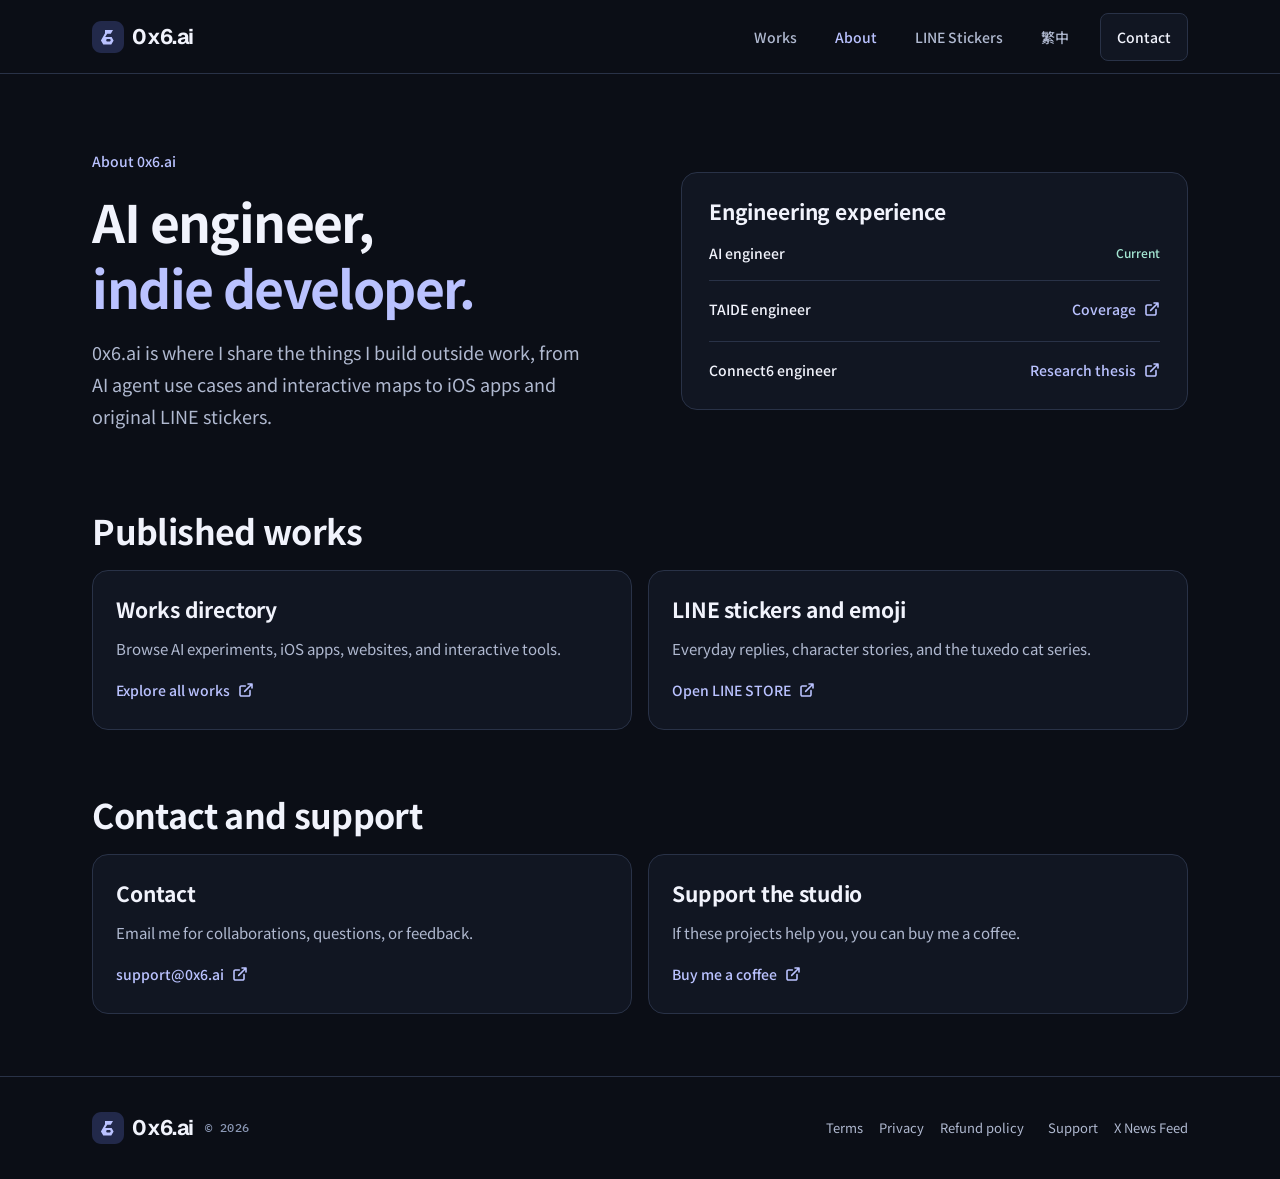
<file: about.html>
<!DOCTYPE html>
<html lang="zh-Hant">
<head>
  <meta charset="UTF-8">
  <meta name="viewport" content="width=device-width, initial-scale=1.0">
  <title>關於 | 0x6.ai</title>
  <meta name="description" data-i18n-attr="content:metaDesc" content="0x6.ai 是 AI 工程師的獨立工作室，作品包括「美運優惠：附近刷卡優惠地圖」（amex.0x6.ai）、X 動態新聞與 LINE 貼圖。">
  <link rel="canonical" href="https://0x6.ai/about.html">
  <meta property="og:site_name" content="0x6.ai">
  <meta property="og:type" content="website">
  <meta property="og:url" content="https://0x6.ai/about.html">
  <meta property="og:title" content="About | 0x6.ai">
  <meta property="og:description" data-i18n-attr="content:metaDesc" content="0x6.ai 是 AI 工程師的獨立工作室，作品包括「美運優惠：附近刷卡優惠地圖」（amex.0x6.ai）、X 動態新聞與 LINE 貼圖。">
  <meta property="og:image" content="https://0x6.ai/og-image.png">
  <meta property="og:image:width" content="1200">
  <meta property="og:image:height" content="630">
  <meta property="og:image:alt" content="0x6.ai Works">
  <meta property="og:locale" content="zh_TW">
  <meta property="og:locale:alternate" content="en_US">
  <meta name="twitter:card" content="summary_large_image">
  <meta name="twitter:title" content="About | 0x6.ai">
  <meta name="twitter:description" data-i18n-attr="content:metaDesc" content="0x6.ai 是 AI 工程師的獨立工作室，作品包括「美運優惠：附近刷卡優惠地圖」（amex.0x6.ai）、X 動態新聞與 LINE 貼圖。">
  <meta name="twitter:image" content="https://0x6.ai/og-image.png">
  <meta name="theme-color" content="#0b0e16">
  <link rel="icon" href="/favicon.svg" type="image/svg+xml">
  <link rel="icon" href="/favicon.ico" sizes="any">
  <link rel="apple-touch-icon" href="/apple-touch-icon.png">
  <script type="application/ld+json">
{
  "@context": "https://schema.org",
  "@type": "AboutPage",
  "name": "關於 | 0x6.ai",
  "description": "0x6.ai 是 AI 工程師的獨立工作室，作品包括「美運優惠：附近刷卡優惠地圖」（amex.0x6.ai）、X 動態新聞與 LINE 貼圖。",
  "url": "https://0x6.ai/about.html",
  "inLanguage": [
    "zh-Hant",
    "en"
  ],
  "mainEntity": {
    "@type": "Organization",
    "@id": "https://0x6.ai/#org",
    "name": "0x6.ai",
    "url": "https://0x6.ai/",
    "logo": "https://0x6.ai/icon-512.png",
    "email": "mailto:support@0x6.ai",
    "sameAs": [
      "https://x.0x6.ai/",
      "https://store.line.me/stickershop/author/5344394/zh-Hant"
    ],
    "description": "AI 工程師的個人工作室 / Personal studio of an AI engineer"
  },
  "isPartOf": {
    "@type": "WebSite",
    "url": "https://0x6.ai/",
    "name": "0x6.ai"
  }
}
  </script>
  <link rel="stylesheet" href="/site.css">
</head>
<body data-page="about" data-i18n-src="/language.json?v=meiyun-site-metadata">
  <a class="skip-link" href="#main" data-i18n="skipContent">跳至主要內容</a>
  <header class="site-header">
    <div class="header-inner shell">
      <a class="brand" href="/"><img class="brand-mark" src="/assets/portfolio/mark.svg" width="32" height="32" alt="">0x6.ai</a>
      <nav class="site-nav" id="site-nav" aria-label="主要導覽" data-i18n-attr="aria-label:navLabel">
        <a href="/#works"><span data-i18n="navWorks">作品</span><img class="icon" src="/assets/portfolio/chevron-down.svg" width="16" height="16" alt=""></a>
        <a href="/about.html" aria-current="page"><span data-i18n="navAbout">關於</span><img class="icon" src="/assets/portfolio/chevron-down.svg" width="16" height="16" alt=""></a>
        <a href="https://store.line.me/stickershop/author/5344394/zh-Hant" data-line-store target="_blank" rel="noopener"><span data-i18n="navLine">LINE 貼圖</span><img class="icon" src="/assets/portfolio/chevron-down.svg" width="16" height="16" alt=""></a>
        <a class="mobile-contact" href="mailto:support@0x6.ai"><span data-i18n="contactLabel">聯絡</span><img class="icon" src="/assets/portfolio/chevron-down.svg" width="16" height="16" alt=""></a>
      </nav>
      <div class="lang-switch" role="group" aria-label="Language">
        <button type="button" lang="en" data-lang="en" aria-pressed="false">EN</button>
        <button type="button" lang="zh-Hant" data-lang="zh-Hant" aria-pressed="true">繁中</button>
      </div>
      <a class="button" href="mailto:support@0x6.ai" data-i18n="contactLabel">聯絡</a>
      <button class="menu-toggle" type="button" aria-controls="site-nav" aria-expanded="false" aria-label="開啟選單">
        <img class="icon icon-menu" src="/assets/portfolio/menu.svg" width="16" height="16" alt="">
        <img class="icon icon-close" src="/assets/portfolio/close.svg" width="16" height="16" alt="">
      </button>
    </div>
  </header>

  <main id="main" class="shell">
    <section class="about-hero" id="me" aria-labelledby="about-title">
      <div class="about-intro">
        <p class="eyebrow" data-i18n="eyebrow">關於 0x6.ai</p>
        <h1 class="page-title" id="about-title">
          <span data-i18n="title">AI 工程師，</span>
          <span class="headline-accent" data-i18n="titleAccent">也是獨立開發者。</span>
        </h1>
        <p class="lead" data-i18n="lead">我在 0x6.ai 分享工作之外做的作品，從整理 AI Agent 案例、地圖與資訊工具，到 iOS App 和原創 LINE 貼圖。</p>
      </div>
      <div class="info-panel experience">
        <h2 data-i18n="experience">工程經歷</h2>
        <div class="experience-row">
          <span data-i18n="roleCurrent">AI 工程師</span>
          <span class="experience-status" data-i18n="rolePresent">目前</span>
        </div>
        <div class="experience-row">
          <span data-i18n="roleTaide">TAIDE 工程師</span>
          <a class="text-link" href="https://taide.stpi.niar.org.tw/public/latest-updates_show?id=4b1141818f1a6445018f3d4f72bc4324&amp;start=0&amp;length=10&amp;frontSearchAll=TAIDE&amp;tagNum=1" target="_blank" rel="noopener"><span data-i18n="rolePress">相關報導</span><img class="icon" src="/assets/portfolio/external.svg" width="16" height="16" alt=""></a>
        </div>
        <div class="experience-row">
          <span data-i18n="roleConnect">六子棋工程師</span>
          <a class="text-link" href="https://thesis.lib.nycu.edu.tw/items/fed2efdc-f3f9-4a75-89d6-8c2f3216bf62" target="_blank" rel="noopener"><span data-i18n="roleThesis">研究論文</span><img class="icon" src="/assets/portfolio/external.svg" width="16" height="16" alt=""></a>
        </div>
      </div>
    </section>

    <section class="about-section" id="works" aria-labelledby="about-works-heading">
      <h2 id="about-works-heading" data-i18n="published">公開作品</h2>
      <div class="about-panels">
        <article class="info-panel">
          <h3 data-i18n="portfolioTitle">作品目錄</h3>
          <p data-i18n="portfolioDesc">瀏覽 AI、iOS App、網站與互動工具。</p>
          <a class="text-link" href="/#works"><span data-i18n="portfolioLink">探索全部作品</span><img class="icon" src="/assets/portfolio/external.svg" width="16" height="16" alt=""></a>
        </article>
        <article class="info-panel">
          <h3 data-i18n="stickersTitle">LINE 貼圖與表情貼</h3>
          <p data-i18n="stickersDesc">日常回話、角色小劇場與黑白貓系列。</p>
          <a class="text-link" href="https://store.line.me/stickershop/author/5344394/zh-Hant" data-line-store target="_blank" rel="noopener"><span data-i18n="stickersLink">前往 LINE STORE</span><img class="icon" src="/assets/portfolio/external.svg" width="16" height="16" alt=""></a>
        </article>
      </div>
    </section>

    <section class="about-section" aria-labelledby="about-contact-heading">
      <h2 id="about-contact-heading" data-i18n="getInTouch">聯絡與支持</h2>
      <div class="about-panels">
        <article class="info-panel" id="contact">
          <h3 data-i18n="contactLabel">聯絡</h3>
          <p data-i18n="contactDesc">合作、問題或建議，歡迎寫信給我。</p>
          <a class="text-link" href="mailto:support@0x6.ai">support@0x6.ai<img class="icon" src="/assets/portfolio/external.svg" width="16" height="16" alt=""></a>
        </article>
        <article class="info-panel" id="support">
          <h3 data-i18n="supportTitle">支持工作室</h3>
          <p data-i18n="supportDesc">如果這些作品對你有幫助，可以請我喝杯咖啡。</p>
          <a class="text-link" href="/donate/"><span data-i18n="supportLink">請我喝杯咖啡</span><img class="icon" src="/assets/portfolio/external.svg" width="16" height="16" alt=""></a>
        </article>
      </div>
    </section>
  </main>

  <footer class="site-footer">
    <div class="footer-inner shell">
      <div class="footer-brand"><a class="brand" href="/"><img class="brand-mark" src="/assets/portfolio/mark.svg" width="32" height="32" alt="">0x6.ai</a><small>© 2026</small></div>
      <div class="footer-links">
        <div>
          <a href="/terms.html" data-i18n="navTerms">服務條款</a>
          <a href="/privacy.html" data-i18n="navPrivacy">隱私權政策</a>
          <a href="/refund.html" hreflang="zh-Hant" data-i18n="navRefund">退款政策</a>
        </div>
        <div>
          <a href="/donate/" data-i18n="navSupport">贊助</a>
          <a href="https://x.0x6.ai/" target="_blank" rel="noopener" data-i18n="navX">X 動態新聞</a>
        </div>
      </div>
    </div>
  </footer>

  <script src="/i18n.js"></script>
  <script src="/site.js"></script>
</body>
</html>
</file>
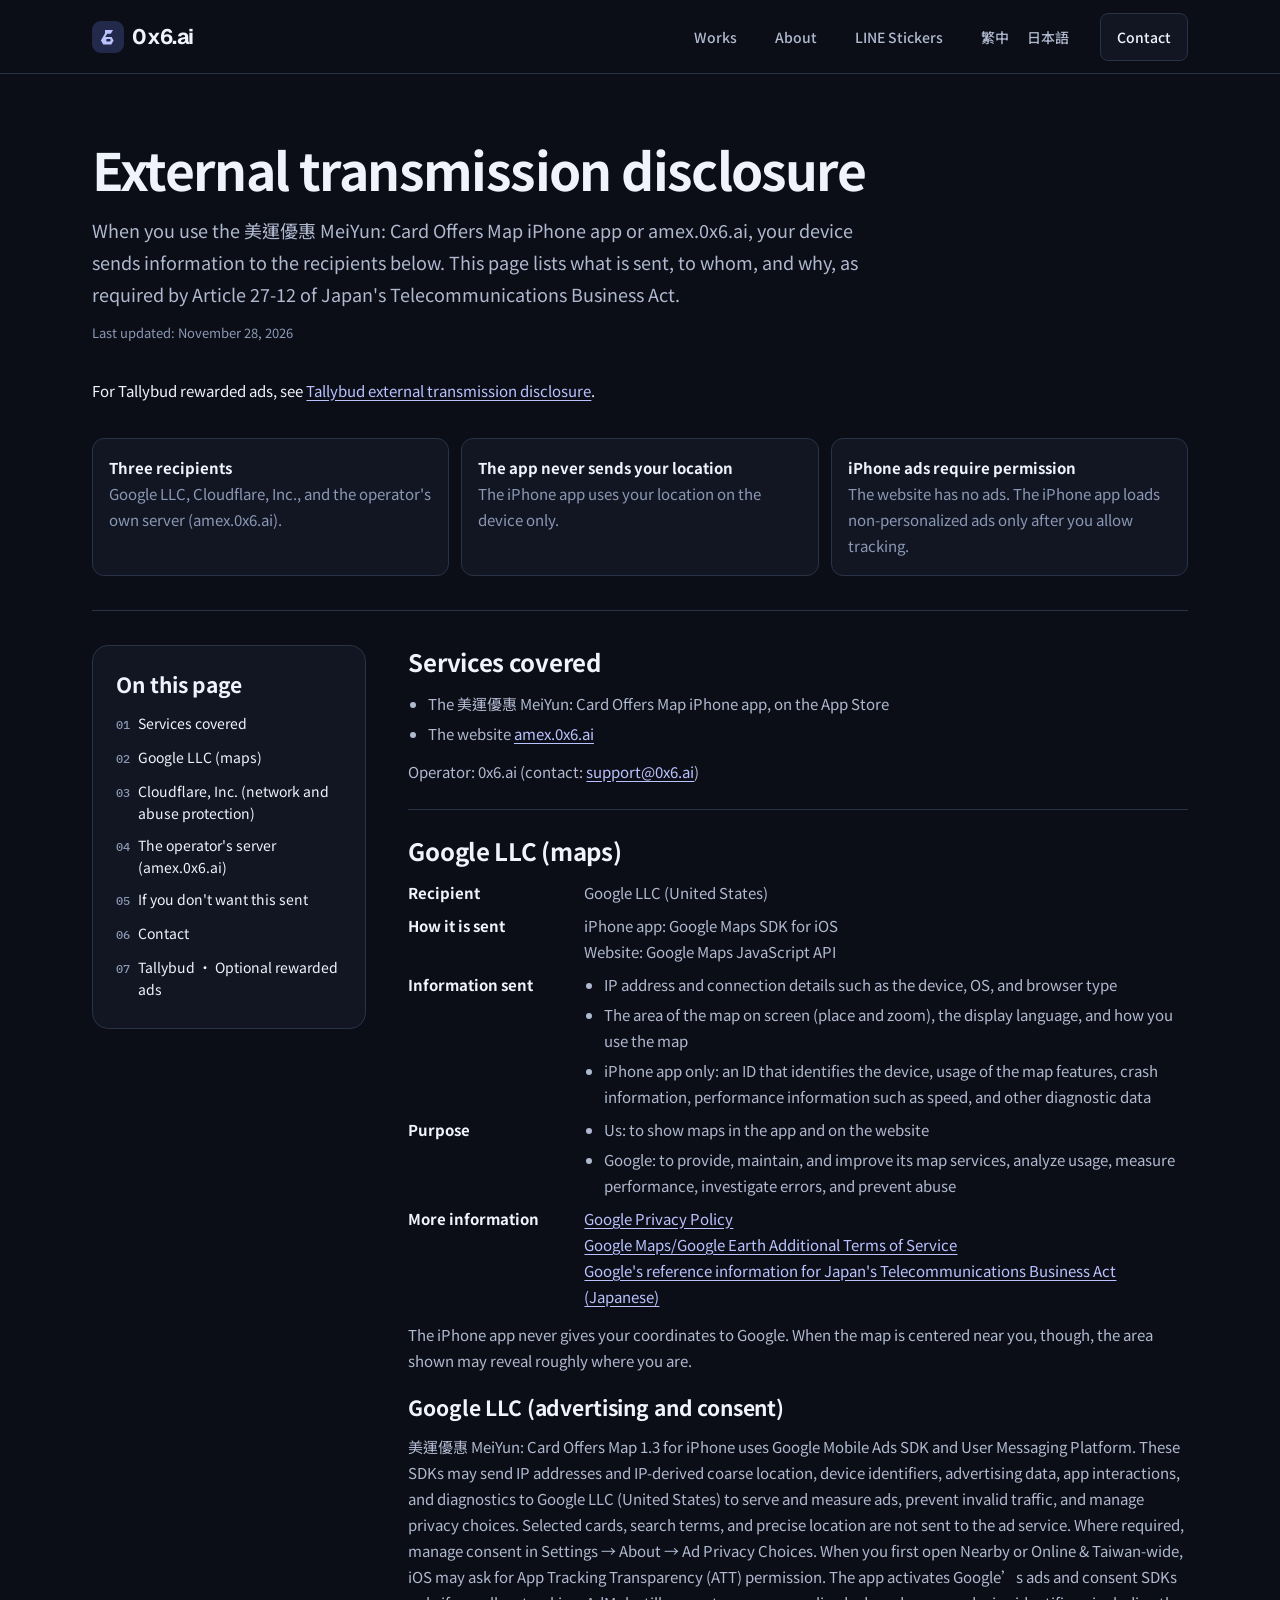
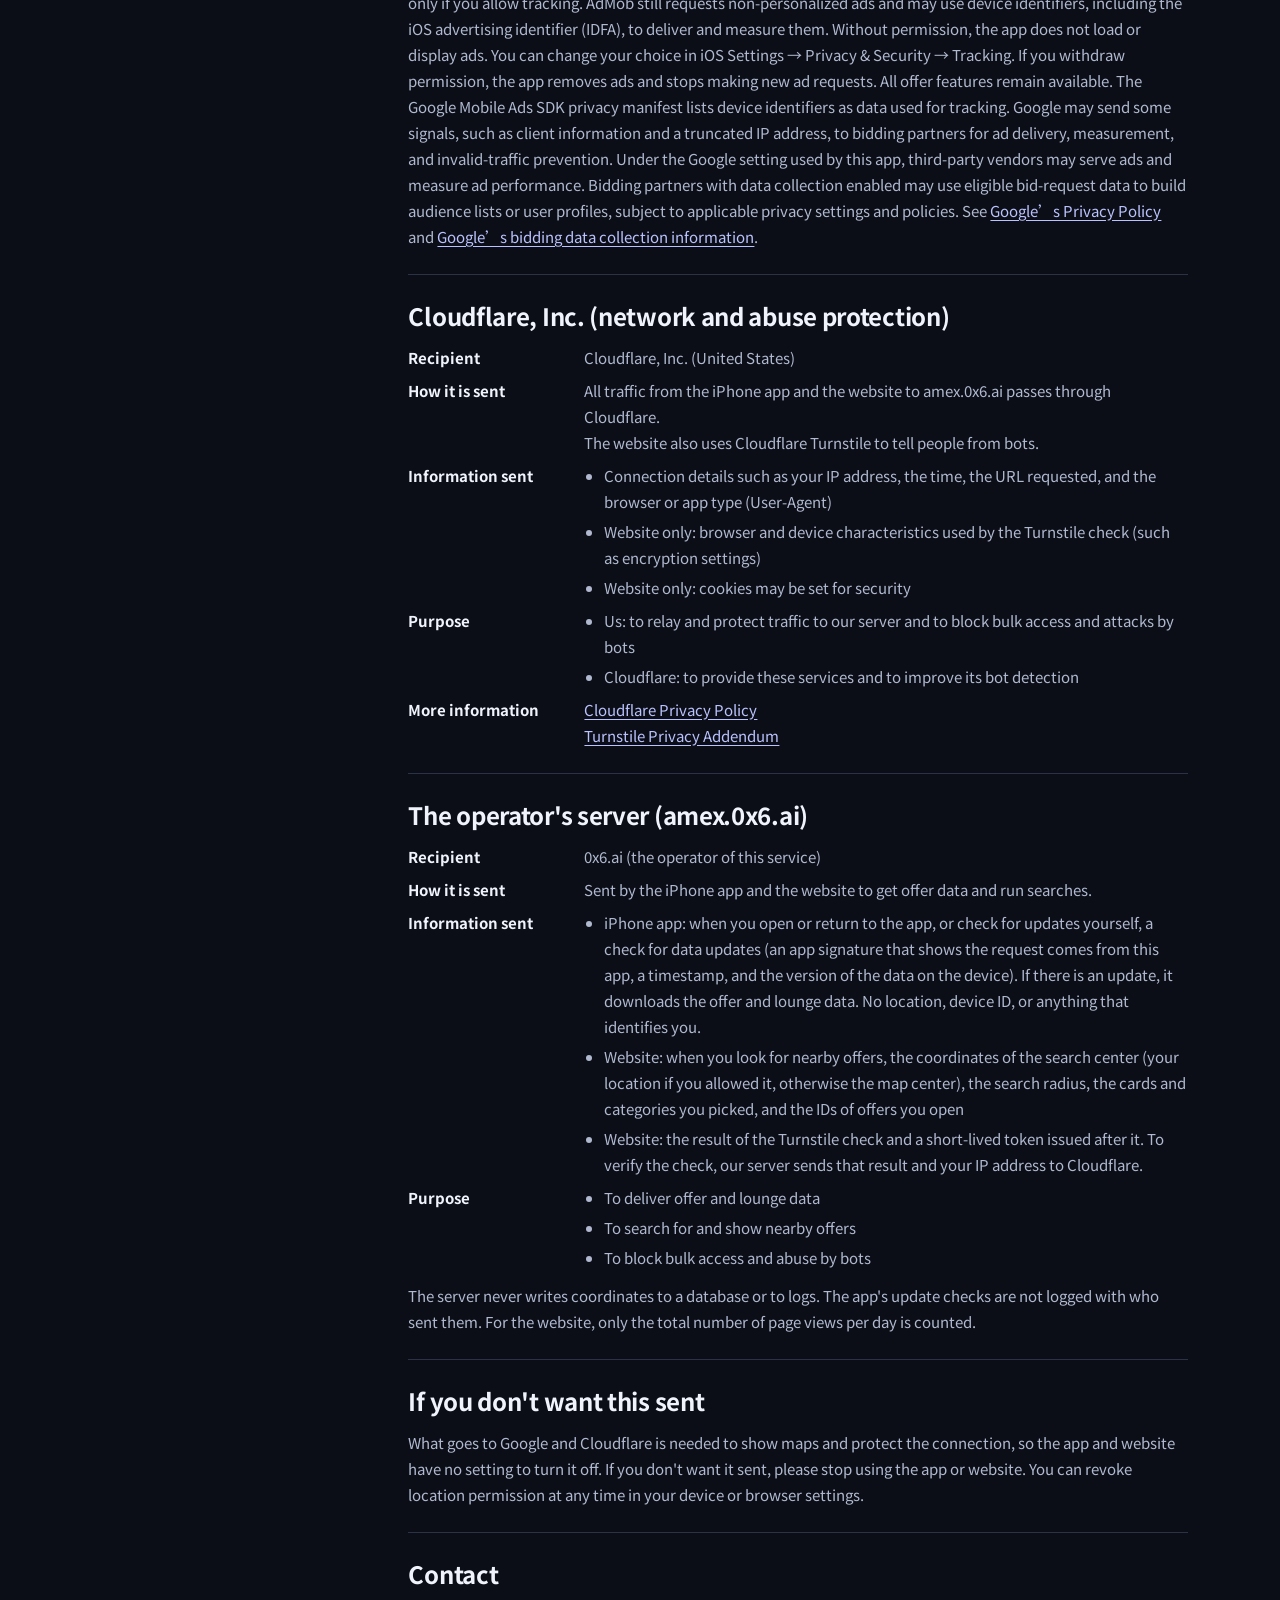
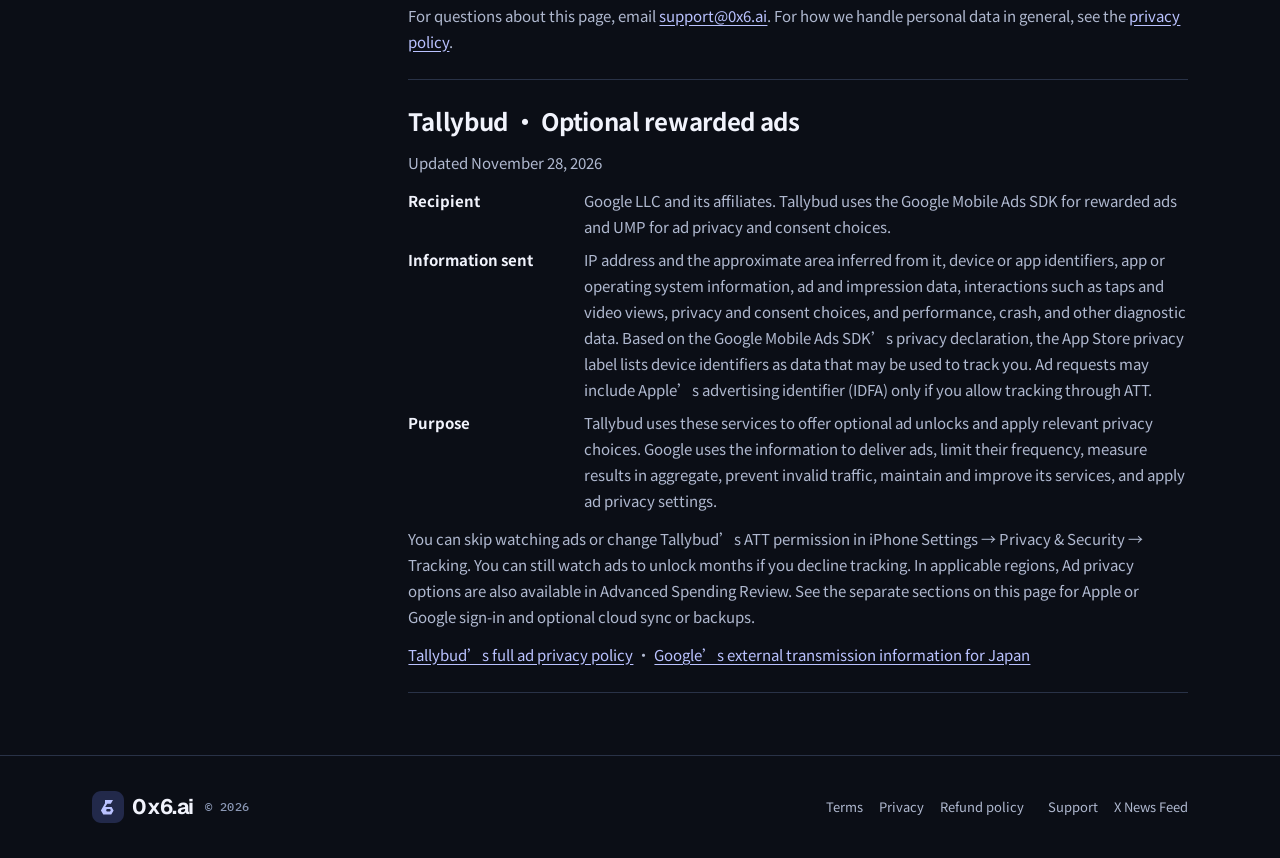
<file: external-transmission.html>
<!DOCTYPE html>
<html lang="ja">
<head>
  <meta charset="UTF-8">
  <meta name="viewport" content="width=device-width, initial-scale=1.0">
  <title>外部送信に関する公表事項 | 0x6.ai</title>
  <meta name="description" data-i18n-attr="content:metaDesc" content="「美運優惠：附近刷卡優惠地圖」の iPhone アプリとウェブ版 amex.0x6.ai が送信する利用者の情報、送信先、利用目的。">
  <link rel="canonical" href="https://0x6.ai/external-transmission.html">
  <meta property="og:site_name" content="0x6.ai">
  <meta property="og:type" content="website">
  <meta property="og:url" content="https://0x6.ai/external-transmission.html">
  <meta property="og:title" content="外部送信に関する公表事項 | 0x6.ai">
  <meta property="og:description" content="「美運優惠：附近刷卡優惠地圖」の iPhone アプリとウェブ版 amex.0x6.ai が送信する利用者の情報、送信先、利用目的。">
  <meta property="og:image" content="https://0x6.ai/og-image.png">
  <meta property="og:image:width" content="1200">
  <meta property="og:image:height" content="630">
  <meta property="og:image:alt" content="0x6.ai Works">
  <meta property="og:locale" content="ja_JP">
  <meta property="og:locale:alternate" content="zh_TW">
  <meta property="og:locale:alternate" content="en_US">
  <meta name="twitter:card" content="summary_large_image">
  <meta name="twitter:title" content="外部送信に関する公表事項 | 0x6.ai">
  <meta name="twitter:description" content="「美運優惠：附近刷卡優惠地圖」の iPhone アプリとウェブ版 amex.0x6.ai が送信する利用者の情報、送信先、利用目的。">
  <meta name="twitter:image" content="https://0x6.ai/og-image.png">
  <meta name="theme-color" content="#0b0e16">
  <link rel="icon" href="/favicon.svg" type="image/svg+xml">
  <link rel="icon" href="/favicon.ico" sizes="any">
  <link rel="apple-touch-icon" href="/apple-touch-icon.png">
  <script type="application/ld+json">
{
  "@context": "https://schema.org",
  "@type": "WebPage",
  "name": "外部送信に関する公表事項 | 0x6.ai",
  "url": "https://0x6.ai/external-transmission.html",
  "inLanguage": [
    "ja",
    "zh-Hant",
    "en"
  ],
  "publisher": {
    "@id": "https://0x6.ai/#org"
  },
  "isPartOf": {
    "@type": "WebSite",
    "url": "https://0x6.ai/",
    "name": "0x6.ai"
  }
}
  </script>
  <link rel="stylesheet" href="/site.css">
</head>
<body data-page="external" data-langs="ja zh-Hant en" data-i18n-src="/language.json?v=meiyun-name">
  <a class="skip-link" href="#main" data-i18n="skipContent">跳至主要內容</a>
  <header class="site-header">
    <div class="header-inner shell">
      <a class="brand" href="/"><img class="brand-mark" src="/assets/portfolio/mark.svg" width="32" height="32" alt="">0x6.ai</a>
      <nav class="site-nav" id="site-nav" aria-label="主要導覽" data-i18n-attr="aria-label:navLabel">
        <a href="/#works"><span data-i18n="navWorks">作品</span><img class="icon" src="/assets/portfolio/chevron-down.svg" width="16" height="16" alt=""></a>
        <a href="/about.html"><span data-i18n="navAbout">關於</span><img class="icon" src="/assets/portfolio/chevron-down.svg" width="16" height="16" alt=""></a>
        <a href="https://store.line.me/stickershop/author/5344394/zh-Hant" data-line-store target="_blank" rel="noopener"><span data-i18n="navLine">LINE 貼圖</span><img class="icon" src="/assets/portfolio/chevron-down.svg" width="16" height="16" alt=""></a>
        <a class="mobile-contact" href="mailto:support@0x6.ai"><span data-i18n="contactLabel">聯絡</span><img class="icon" src="/assets/portfolio/chevron-down.svg" width="16" height="16" alt=""></a>
      </nav>
      <div class="lang-switch" role="group" aria-label="Language">
        <button type="button" lang="en" data-lang="en" aria-pressed="false">EN</button>
        <button type="button" lang="zh-Hant" data-lang="zh-Hant" aria-pressed="true">繁中</button>
        <button type="button" lang="ja" data-lang="ja" aria-pressed="false">日本語</button>
      </div>
      <a class="button" href="mailto:support@0x6.ai" data-i18n="contactLabel">聯絡</a>
      <button class="menu-toggle" type="button" aria-controls="site-nav" aria-expanded="false" aria-label="開啟選單">
        <img class="icon icon-menu" src="/assets/portfolio/menu.svg" width="16" height="16" alt="">
        <img class="icon icon-close" src="/assets/portfolio/close.svg" width="16" height="16" alt="">
      </button>
    </div>
  </header>

  <main id="main" class="document-page shell">
    <div class="document-title">
      <h1 class="page-title" data-i18n="title">外部送信に関する公表事項</h1>
      <p class="lead" data-i18n="lead">「美運優惠：附近刷卡優惠地圖」の iPhone アプリとウェブ版 amex.0x6.ai は、ご利用中に、あなたの端末から次の送信先へ情報を送ります。電気通信事業法第27条の12にもとづき、送信される情報の内容、送信先、利用目的をお知らせします。</p>
      <p class="updated" data-i18n="updated">最終更新：2026年11月28日</p>
    </div>

    <p data-i18n-html="tallybudJump">タリーバッドのリワード広告については <a href="#tallybud">タリーバッドの外部送信に関する公表事項</a> をご覧ください。</p>

    <div class="summary">
      <div><strong data-i18n="s1t">送信先は3つ</strong><span data-i18n="s1d">Google LLC、Cloudflare, Inc.、運営者のサーバー（amex.0x6.ai）です。</span></div>
      <div><strong data-i18n="s2t">アプリは現在地を送りません</strong><span data-i18n="s2d">iPhone アプリでは、位置情報を端末の中だけで使います。</span></div>
      <div><strong data-i18n="s3t">iPhone の広告は許可制</strong><span data-i18n="s3d">ウェブ版に広告はありません。iPhone 版は、トラッキングを許可した場合にのみ非パーソナライズ広告を読み込みます。</span></div>
    </div>

    <div class="layout">
      <nav class="toc" aria-label="目次" data-i18n-attr="aria-label:tocLabel" id="toc" hidden></nav>

      <div class="sections">
        <section class="card" id="scope">
          <div class="num">01</div>
          <h2 data-i18n="hScope">対象のサービス</h2>
          <div class="rich" data-i18n-html="pScope_0"><ul><li>iPhone アプリ「美運優惠：附近刷卡優惠地圖」（App Store で配信）</li><li>ウェブ版 <a href="https://amex.0x6.ai/" target="_blank" rel="noopener">amex.0x6.ai</a></li></ul></div>
          <p data-i18n-html="pScope_1">運営者：0x6.ai（お問い合わせ：<a href="mailto:support@0x6.ai">support@0x6.ai</a>）</p>
        </section>

        <section class="card" id="google">
          <div class="num">02</div>
          <h2 data-i18n="hGoogle">Google LLC（地図の表示）</h2>
          <dl class="facts">
            <dt data-i18n="labelRecipient">送信先</dt>
            <dd data-i18n-html="gRecipient">Google LLC（米国）</dd>
            <dt data-i18n="labelModule">送信の仕組み</dt>
            <dd data-i18n-html="gModule">iPhone アプリ：Google Maps SDK for iOS<br>ウェブ版：Google Maps JavaScript API</dd>
            <dt data-i18n="labelData">送信される情報</dt>
            <dd data-i18n-html="gData"><ul><li>IP アドレス、端末・OS・ブラウザの種類など、通信に関する情報</li><li>画面に表示している地図の範囲（場所と縮尺）、表示言語、地図の操作内容</li><li>iPhone アプリのみ：端末を識別するための ID、地図機能の利用状況、クラッシュ（アプリの異常終了）の情報、動作速度などのパフォーマンスの情報、その他の診断用の情報</li></ul></dd>
            <dt data-i18n="labelPurpose">利用目的</dt>
            <dd data-i18n-html="gPurpose"><ul><li>当方：アプリとウェブ版で地図を表示するため</li><li>Google：地図サービスの提供・維持・改善、利用状況の分析、パフォーマンスの測定、不具合の調査、不正利用の防止のため</li></ul></dd>
            <dt data-i18n="labelLinks">詳しい情報</dt>
            <dd data-i18n-html="gLinks"><a href="https://policies.google.com/privacy?hl=ja" target="_blank" rel="noopener">Google プライバシーポリシー</a><br><a href="https://maps.google.com/help/terms_maps/?hl=ja" target="_blank" rel="noopener">Google マップ／Google Earth 追加利用規約</a><br><a href="https://business.safety.google/intl/ja/tba-jp/" target="_blank" rel="noopener">電気通信事業法27条の12に基づく通知・公表のための参考情報（Google）</a></dd>
          </dl>
          <p data-i18n-html="gNote">iPhone アプリは、現在地の座標を Google に渡していません。ただし、地図を現在地の周辺に移動すると、表示している地図の範囲から、Google におおよその場所がわかることがあります。</p>
          <h3 data-i18n="admobHeading">Google LLC（広告配信と同意の管理）</h3>
          <p data-i18n-html="admobTransmission">「美運優惠：附近刷卡優惠地圖」1.3 の iPhone アプリは、Google Mobile Ads SDK と User Messaging Platform を利用します。IP アドレスとそこから推定されるおおまかな地域、端末識別子、広告データ、アプリの操作状況、診断データが Google LLC（米国）に送信される場合があります。Google は広告配信と効果測定、無効なトラフィックの防止、プライバシー設定の管理に利用します。広告には選択したカード、検索語句、正確な位置情報を送信しません。必要に応じて、設定の「このアプリについて」から広告のプライバシー設定を変更できます。「周辺」または「オンライン・台湾全域」を初めて開くと、iOS が App Tracking Transparency（ATT）の許可を求める場合があります。許可した場合にのみ、アプリは Google の広告・同意管理 SDK を有効にします。AdMob は非パーソナライズ広告をリクエストし、配信や効果測定に iOS の広告識別子（IDFA）などの端末識別子を使用する場合があります。許可しない場合、広告の読み込みや表示は行いません。iOS の「設定 → プライバシーとセキュリティ → トラッキング」で選択を変更できます。許可を取り消すと、広告を非表示にして新しい広告リクエストを停止します。優待機能は引き続きすべて利用できます。Google Mobile Ads SDK のプライバシーマニフェストでは、端末識別子がトラッキングに使用されるデータとして記載されています。Google は広告配信や効果測定、無効なトラフィックの防止のため、クライアント情報や一部を切り詰めた IP アドレスなどを入札に参加する広告パートナーに提供する場合があります。このアプリが利用する Google の設定では、第三者による広告配信と効果測定が許可されます。データ収集が許可されている入札パートナーは、適用されるプライバシー設定とポリシーに従い、対象となる入札リクエストのデータを使ってオーディエンスリストやユーザープロファイルを作成する場合があります。詳しくは <a href="https://policies.google.com/privacy?hl=ja">Google プライバシーポリシー</a>と <a href="https://support.google.com/admob/answer/11580188?hl=ja">Google の入札データ収集に関する説明</a>をご確認ください。</p>
        </section>

        <section class="card" id="cloudflare">
          <div class="num">03</div>
          <h2 data-i18n="hCloudflare">Cloudflare, Inc.（通信の中継と不正利用の防止）</h2>
          <dl class="facts">
            <dt data-i18n="labelRecipient">送信先</dt>
            <dd data-i18n-html="cfRecipient">Cloudflare, Inc.（米国）</dd>
            <dt data-i18n="labelModule">送信の仕組み</dt>
            <dd data-i18n-html="cfModule">iPhone アプリとウェブ版から amex.0x6.ai への通信は、すべて Cloudflare を経由します。<br>ウェブ版では、さらに Cloudflare Turnstile（人によるアクセスか、自動プログラム（ボット）によるアクセスかの確認）を使います。</dd>
            <dt data-i18n="labelData">送信される情報</dt>
            <dd data-i18n-html="cfData"><ul><li>IP アドレス、アクセス日時、アクセス先の URL、ブラウザやアプリの種類を示す情報（User-Agent）など、通信に関する情報</li><li>ウェブ版のみ：Turnstile の確認に使う、ブラウザと端末の特徴（暗号化通信の設定に関する情報など）</li><li>ウェブ版のみ：セキュリティのための Cookie（設定されている場合）</li></ul></dd>
            <dt data-i18n="labelPurpose">利用目的</dt>
            <dd data-i18n-html="cfPurpose"><ul><li>当方：サーバーへの通信を中継・保護し、ボットによる大量アクセスや攻撃を防ぐため</li><li>Cloudflare：これらのサービスの提供と、ボット判定の精度の改善のため</li></ul></dd>
            <dt data-i18n="labelLinks">詳しい情報</dt>
            <dd data-i18n-html="cfLinks"><a href="https://www.cloudflare.com/privacypolicy/" target="_blank" rel="noopener">Cloudflare プライバシーポリシー（英語）</a><br><a href="https://www.cloudflare.com/turnstile-privacy-policy/" target="_blank" rel="noopener">Turnstile プライバシー補足（英語）</a></dd>
          </dl>
        </section>

        <section class="card" id="server">
          <div class="num">04</div>
          <h2 data-i18n="hServer">運営者のサーバー（amex.0x6.ai）</h2>
          <dl class="facts">
            <dt data-i18n="labelRecipient">送信先</dt>
            <dd data-i18n-html="svRecipient">0x6.ai（このサービスの運営者）</dd>
            <dt data-i18n="labelModule">送信の仕組み</dt>
            <dd data-i18n-html="svModule">iPhone アプリとウェブ版が、優待データの取得と検索のために送ります。</dd>
            <dt data-i18n="labelData">送信される情報</dt>
            <dd data-i18n-html="svData"><ul><li>iPhone アプリ：起動したとき、アプリに戻ったとき、手動で更新を確認したときの、データ更新の確認。送るのは、アプリの署名（このアプリからのリクエストであることを確かめるための値）、時刻、手元のデータのバージョンです。更新があれば、優待とラウンジのデータをダウンロードします。現在地、端末の識別子、個人を特定できる情報は含みません。</li><li>ウェブ版：近くの優待を探すときの検索の中心の座標（現在地の利用を許可した場合は現在地、それ以外は地図の中心）、検索範囲、選んだカードとカテゴリ、詳細を開いた優待の ID</li><li>ウェブ版：Turnstile の確認結果と、確認後に発行される、短時間だけ有効なトークン。確認のため、サーバーからこの結果と IP アドレスを Cloudflare に送ります。</li></ul></dd>
            <dt data-i18n="labelPurpose">利用目的</dt>
            <dd data-i18n-html="svPurpose"><ul><li>優待とラウンジのデータを届けるため</li><li>近くの優待を検索して表示するため</li><li>ボットによる大量アクセスや不正な利用を防ぐため</li></ul></dd>
          </dl>
          <p data-i18n-html="svNote">サーバーは、座標をデータベースにもログにも保存しません。アプリのデータ更新の確認では、送信元を記録しません。ウェブ版のページ閲覧は、1日ごとの合計数だけを集計しています。</p>
        </section>

        <section class="card" id="choices">
          <div class="num">05</div>
          <h2 data-i18n="hChoices">送信を止めたいとき</h2>
          <p data-i18n-html="pChoices_0">Google と Cloudflare への送信は、地図の表示と通信の保護に欠かせないため、アプリやウェブ版の中で個別に止める設定はありません。送信を望まない場合は、アプリやウェブ版のご利用をお控えください。位置情報の許可は、端末やブラウザの設定からいつでも取り消せます。</p>
        </section>

        <section class="card" id="contact">
          <div class="num">06</div>
          <h2 data-i18n="hContact">お問い合わせ</h2>
          <p data-i18n-html="pContact_0">この公表事項についてのご質問は、<a href="mailto:support@0x6.ai">support@0x6.ai</a> へお送りください。個人情報の取り扱い全般については、<a href="/privacy.html?lang=ja">プライバシーポリシー</a>をご覧ください。</p>
        </section>
        <section class="card" id="tallybud">
          <div class="num">07</div>
          <h2 data-i18n="tallybudExternalTitle">タリーバッド · 任意のリワード広告</h2>
          <p data-i18n="tallybudExternalDate">最終更新 2026年11月28日</p>
          <dl class="facts">
            <dt data-i18n="labelRecipient">送信先</dt>
            <dd data-i18n="tallybudRecipient">Google LLCおよびその関係会社。リワード広告にはGoogle Mobile Ads SDKを、広告のプライバシー設定と同意の管理にはUMPを使います。</dd>
            <dt data-i18n="labelData">送信される情報</dt>
            <dd data-i18n="tallybudData">IPアドレスとそれから推定されるおおまかな地域、端末やアプリの識別子、アプリやOSに関する情報、広告や表示回数に関するデータ、タップや動画視聴などの操作、プライバシー設定や同意の状態、パフォーマンスやクラッシュなどの診断情報。 Google Mobile Ads SDKのプライバシー宣言に基づき、App Storeのプライバシーラベルでは、端末識別子をトラッキングに使用される可能性のあるデータとして開示しています。 広告リクエストにAppleの広告識別子（IDFA）が含まれる可能性があるのは、ATTを許可した場合に限られます。</dd>
            <dt data-i18n="labelPurpose">利用目的</dt>
            <dd data-i18n="tallybudPurpose">当方は、任意の広告視聴によるレビューの解放と、適用されるプライバシー設定の確認に利用します。Googleは広告の配信、表示頻度の制御、広告効果の集計、不正なトラフィックの防止、サービスの維持・改善、広告のプライバシー設定の適用に利用します。</dd>
          </dl>
          <p data-i18n="tallybudChoice">広告を視聴するかどうかは選択できます。iPhoneの「設定 → プライバシーとセキュリティ → トラッキング」で、タリーバッドのATTの許可を変更できます。許可しなくても、広告を視聴して月を解放できます。対象地域では詳細レビューの「広告のプライバシー設定」も利用できます。 Apple／Googleのサインインや、任意の同期・バックアップに伴う送信は、このページの各項目をご覧ください。</p>
          <p data-i18n-html="tallybudLinks"><a href="https://tallybud.0x6.ai/ja/privacy#external-transmission">広告のプライバシーに関する詳細</a> · <a href="https://business.safety.google/intl/ja/tba-jp/">Googleの外部送信に関する参考情報</a></p>
        </section>
      </div>
    </div>
  </main>

  <footer class="site-footer">
    <div class="footer-inner shell">
      <div class="footer-brand"><a class="brand" href="/"><img class="brand-mark" src="/assets/portfolio/mark.svg" width="32" height="32" alt="">0x6.ai</a><small>© 2026</small></div>
      <div class="footer-links">
        <div>
          <a href="/terms.html" data-i18n="navTerms">服務條款</a>
          <a href="/privacy.html?lang=ja" data-i18n="navPrivacy">隱私權政策</a>
          <a href="/refund.html" hreflang="zh-Hant" data-i18n="navRefund">退款政策</a>
        </div>
        <div>
          <a href="/donate/" data-i18n="navSupport">贊助</a>
          <a href="https://x.0x6.ai/" target="_blank" rel="noopener" data-i18n="navX">X 動態新聞</a>
        </div>
      </div>
    </div>
  </footer>

  <script src="/i18n.js"></script>
  <script src="/site.js"></script>
</body>
</html>
</file>
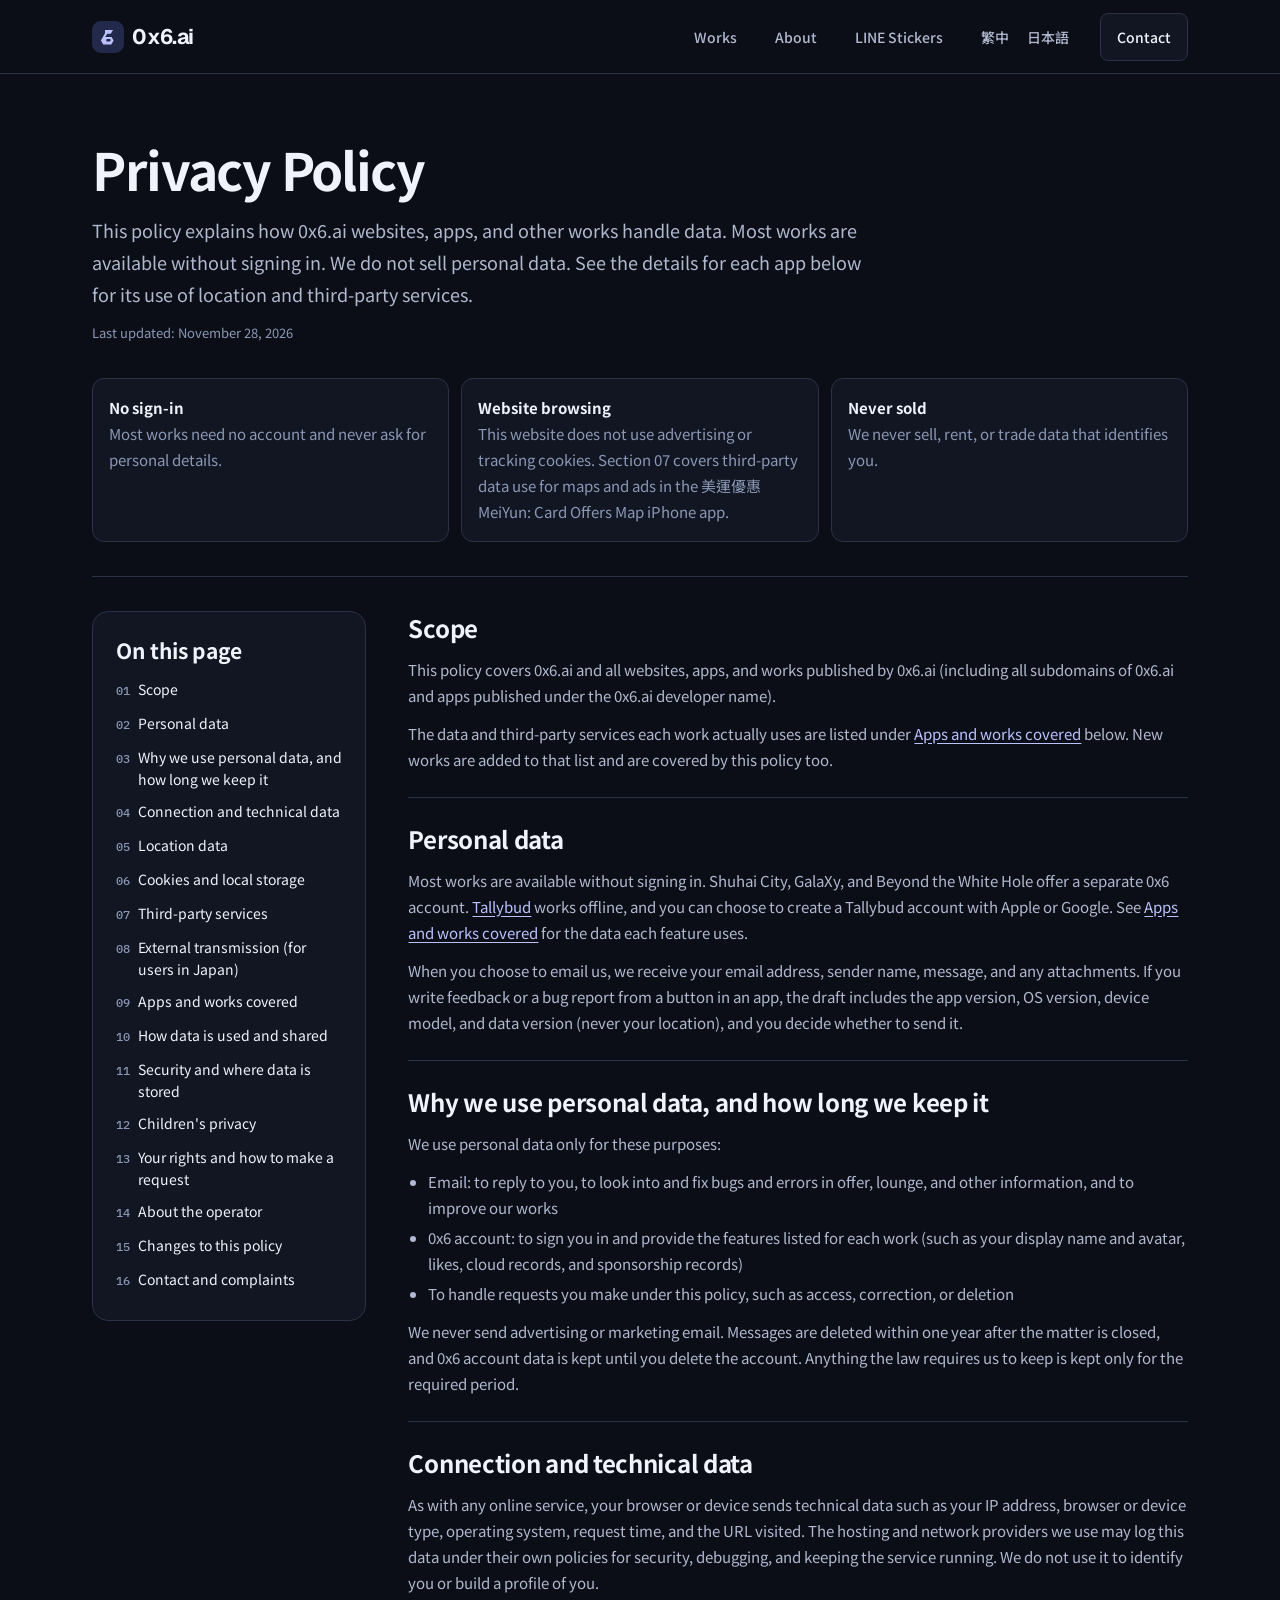
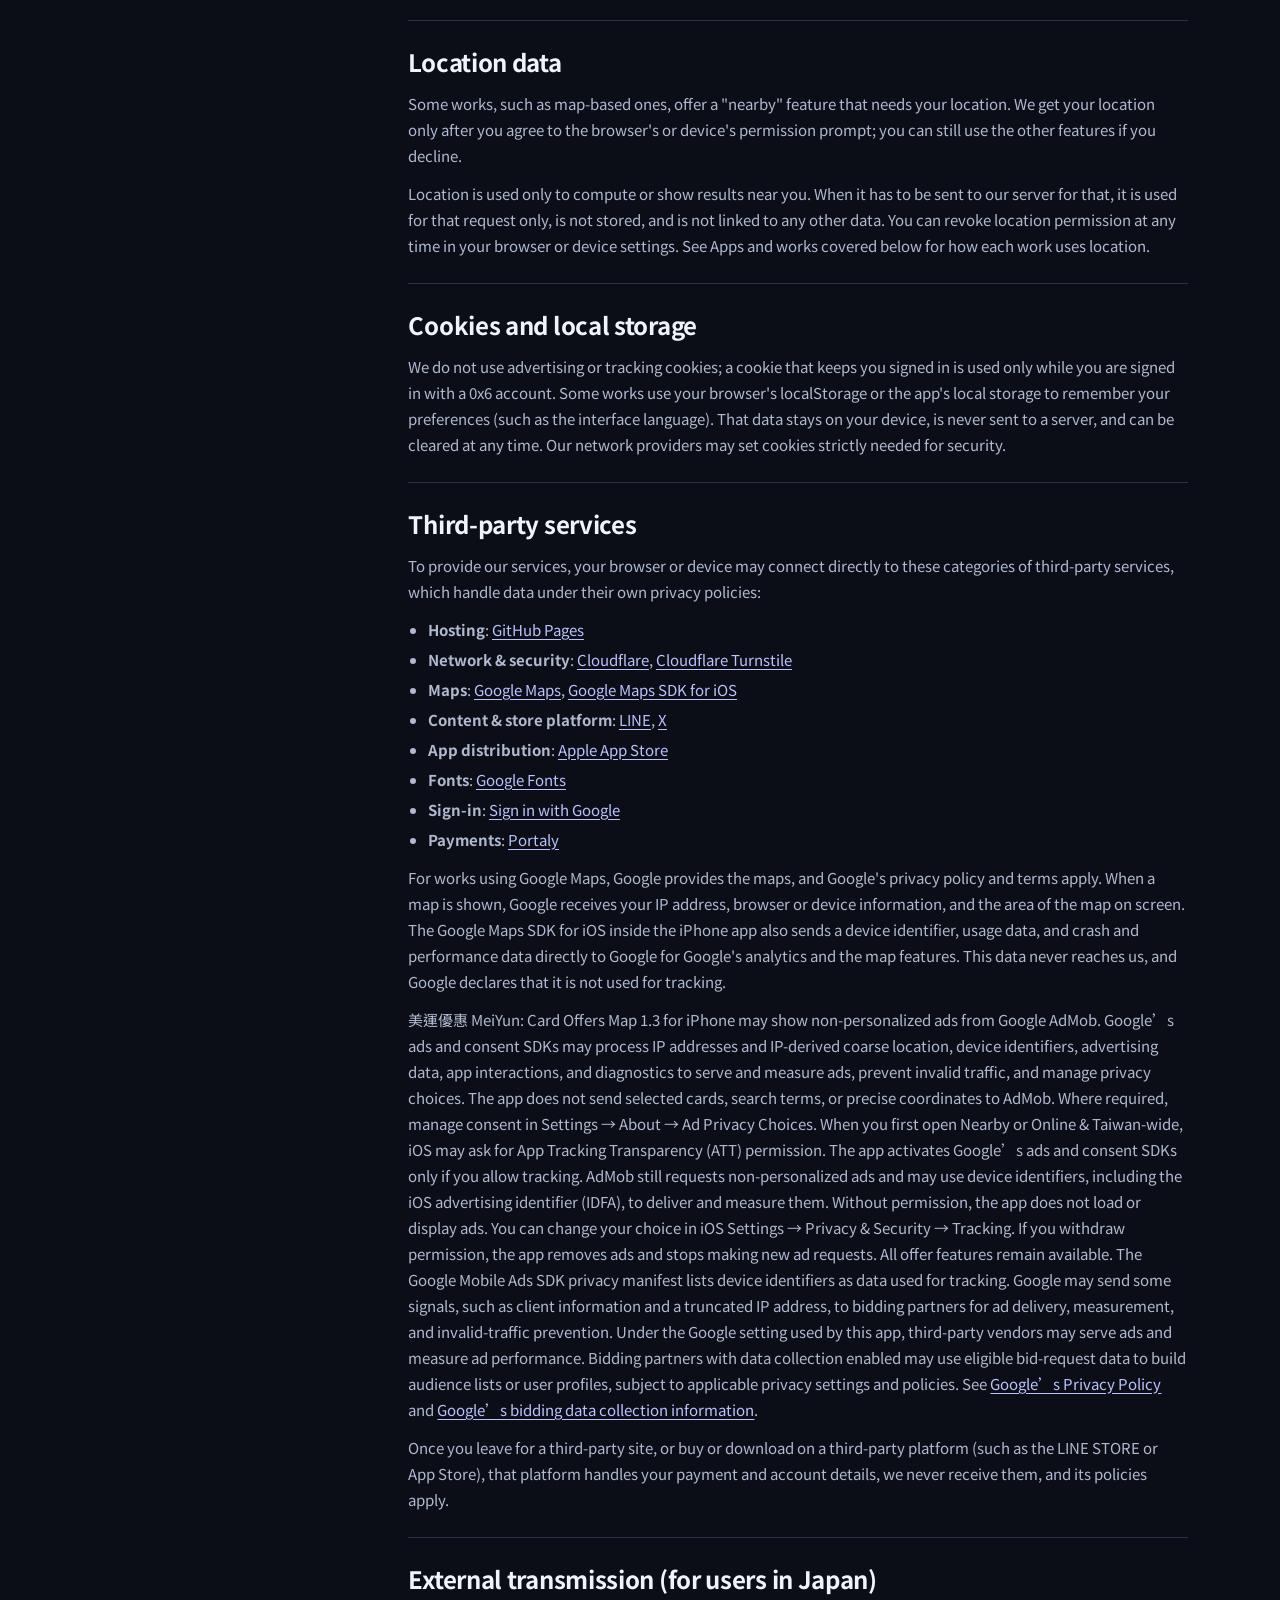
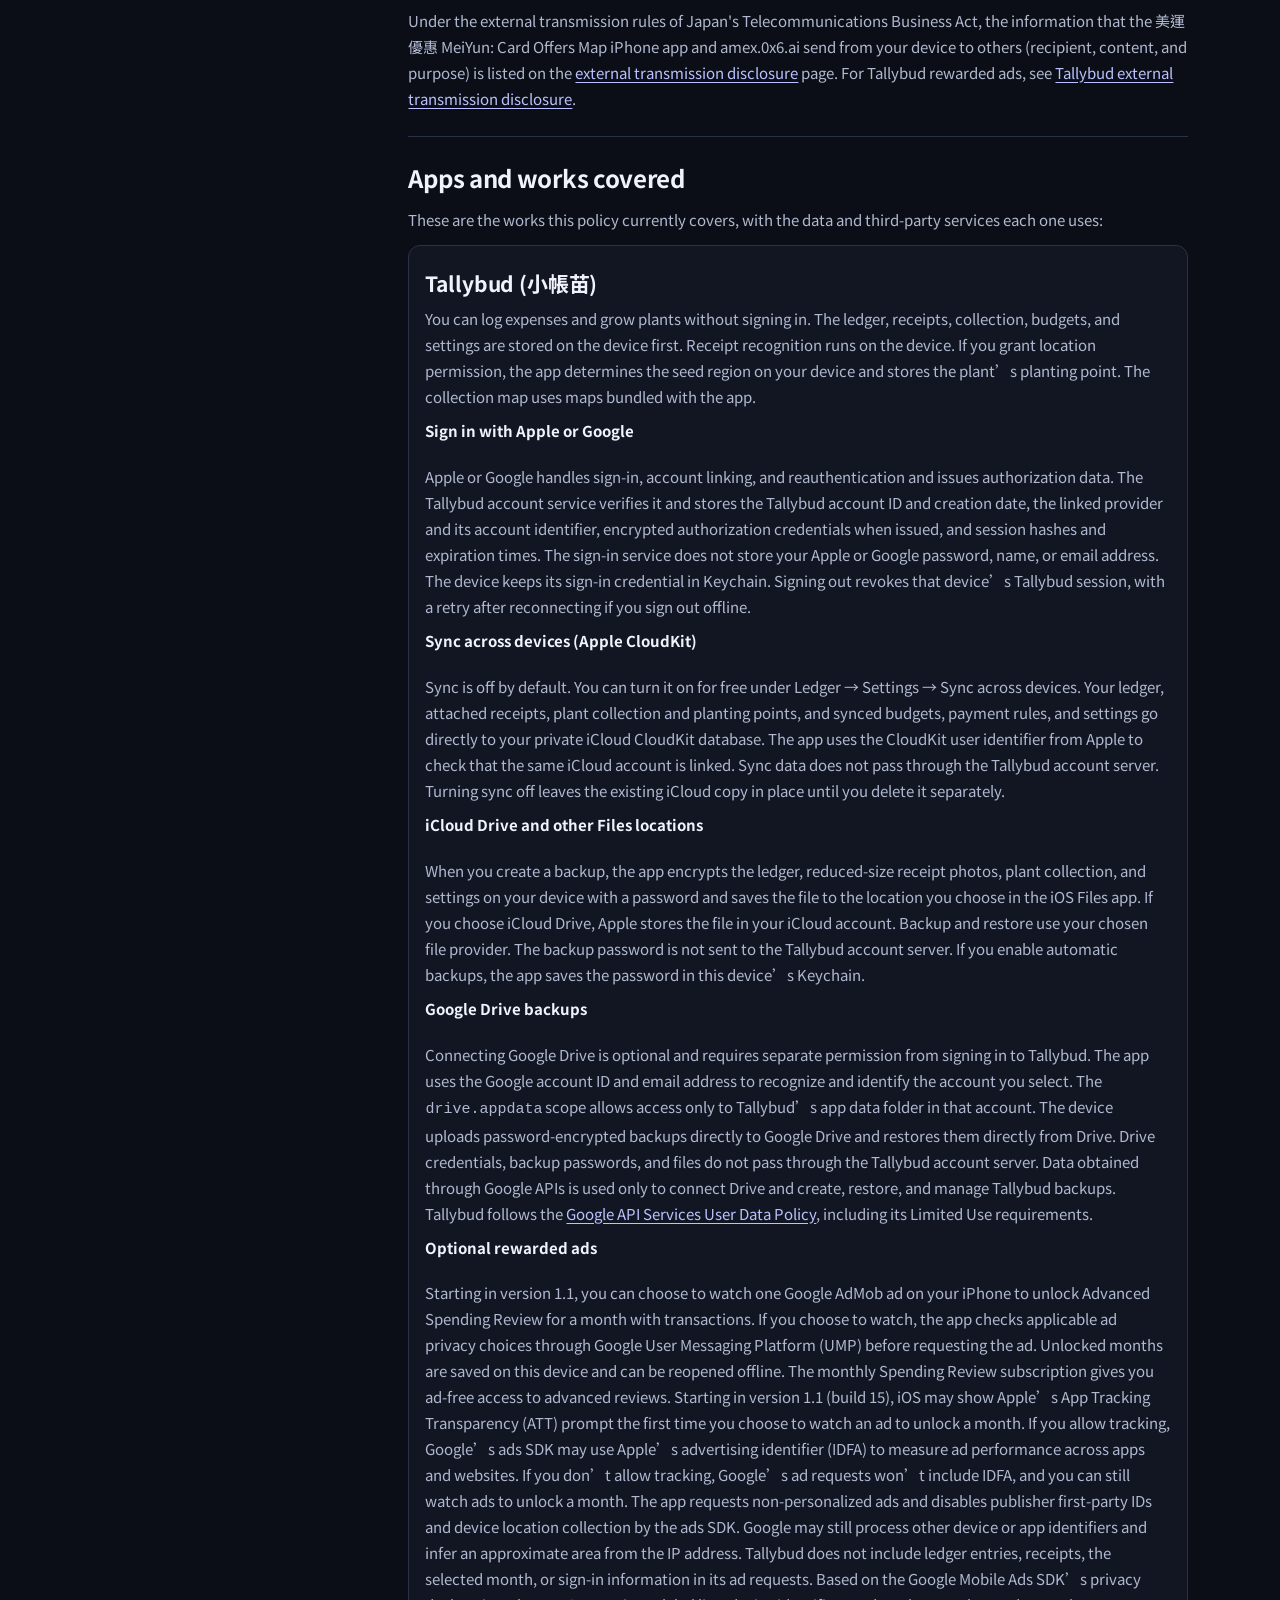
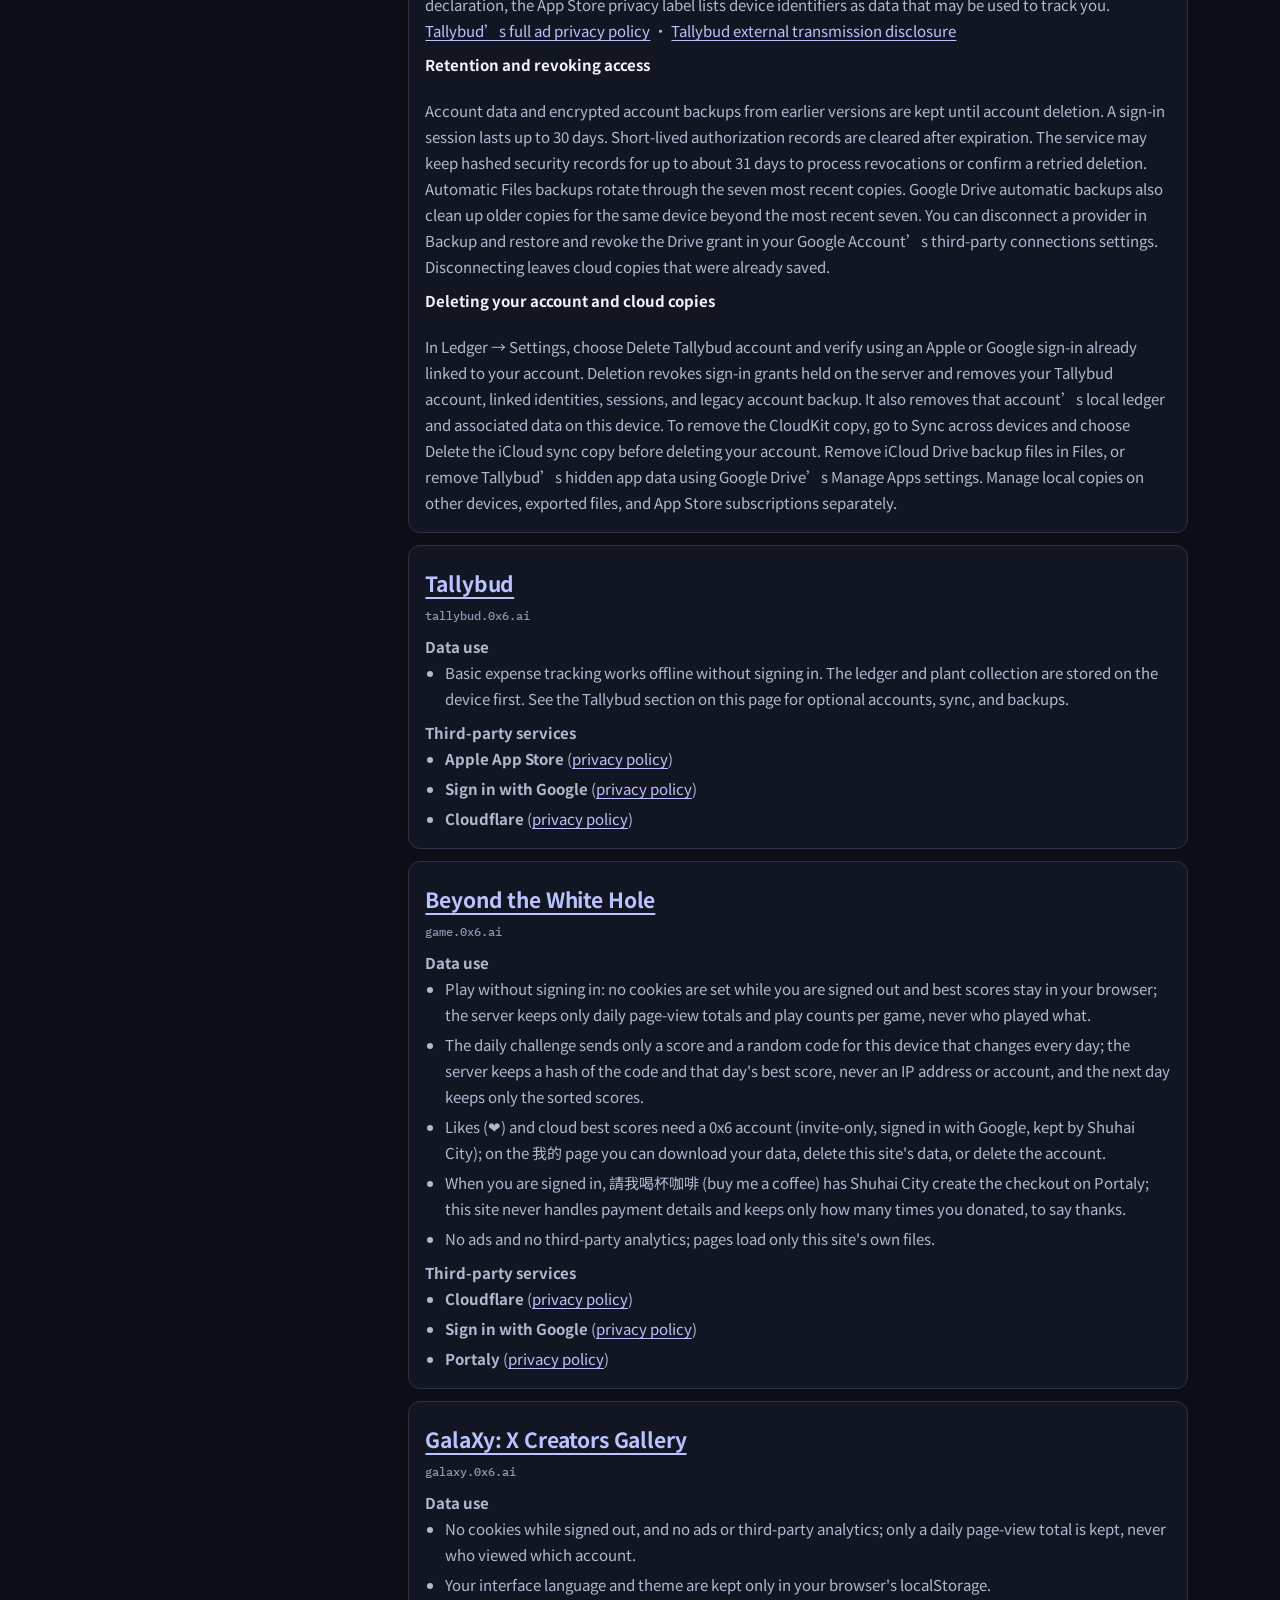
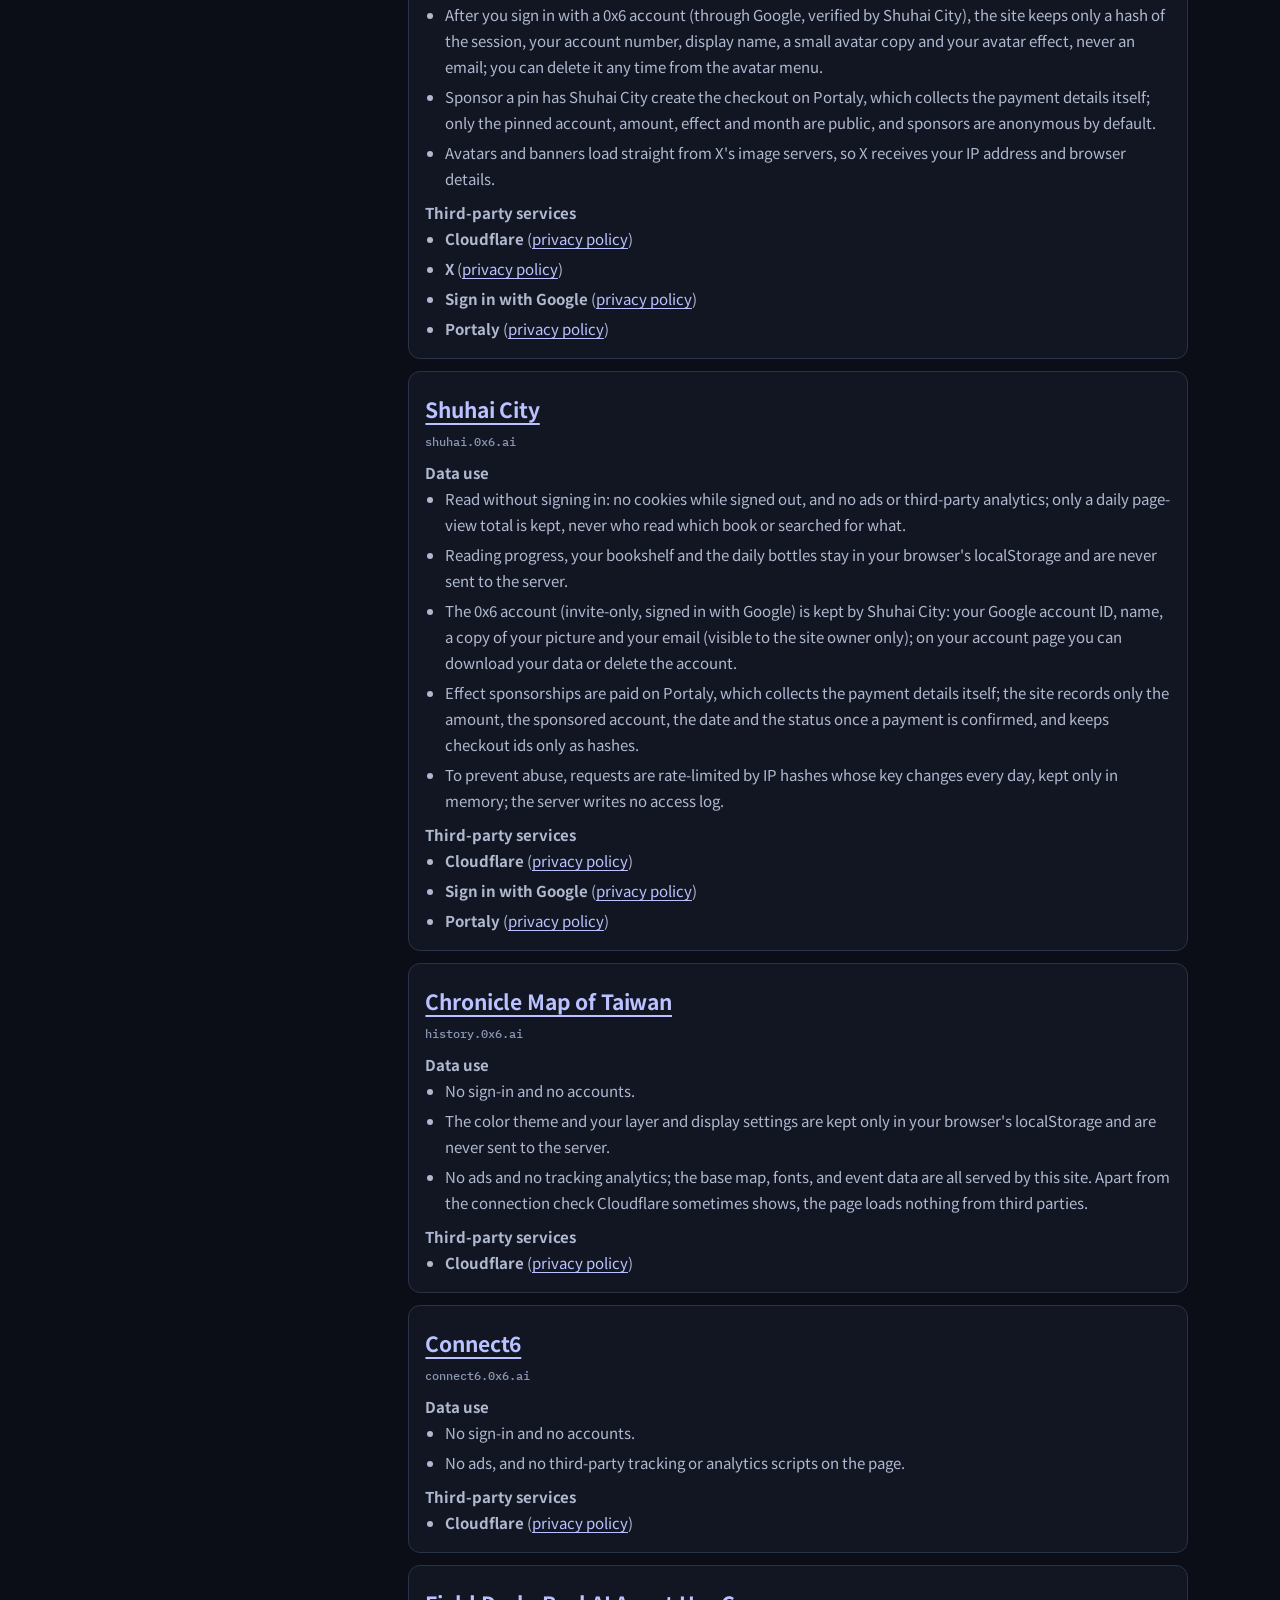
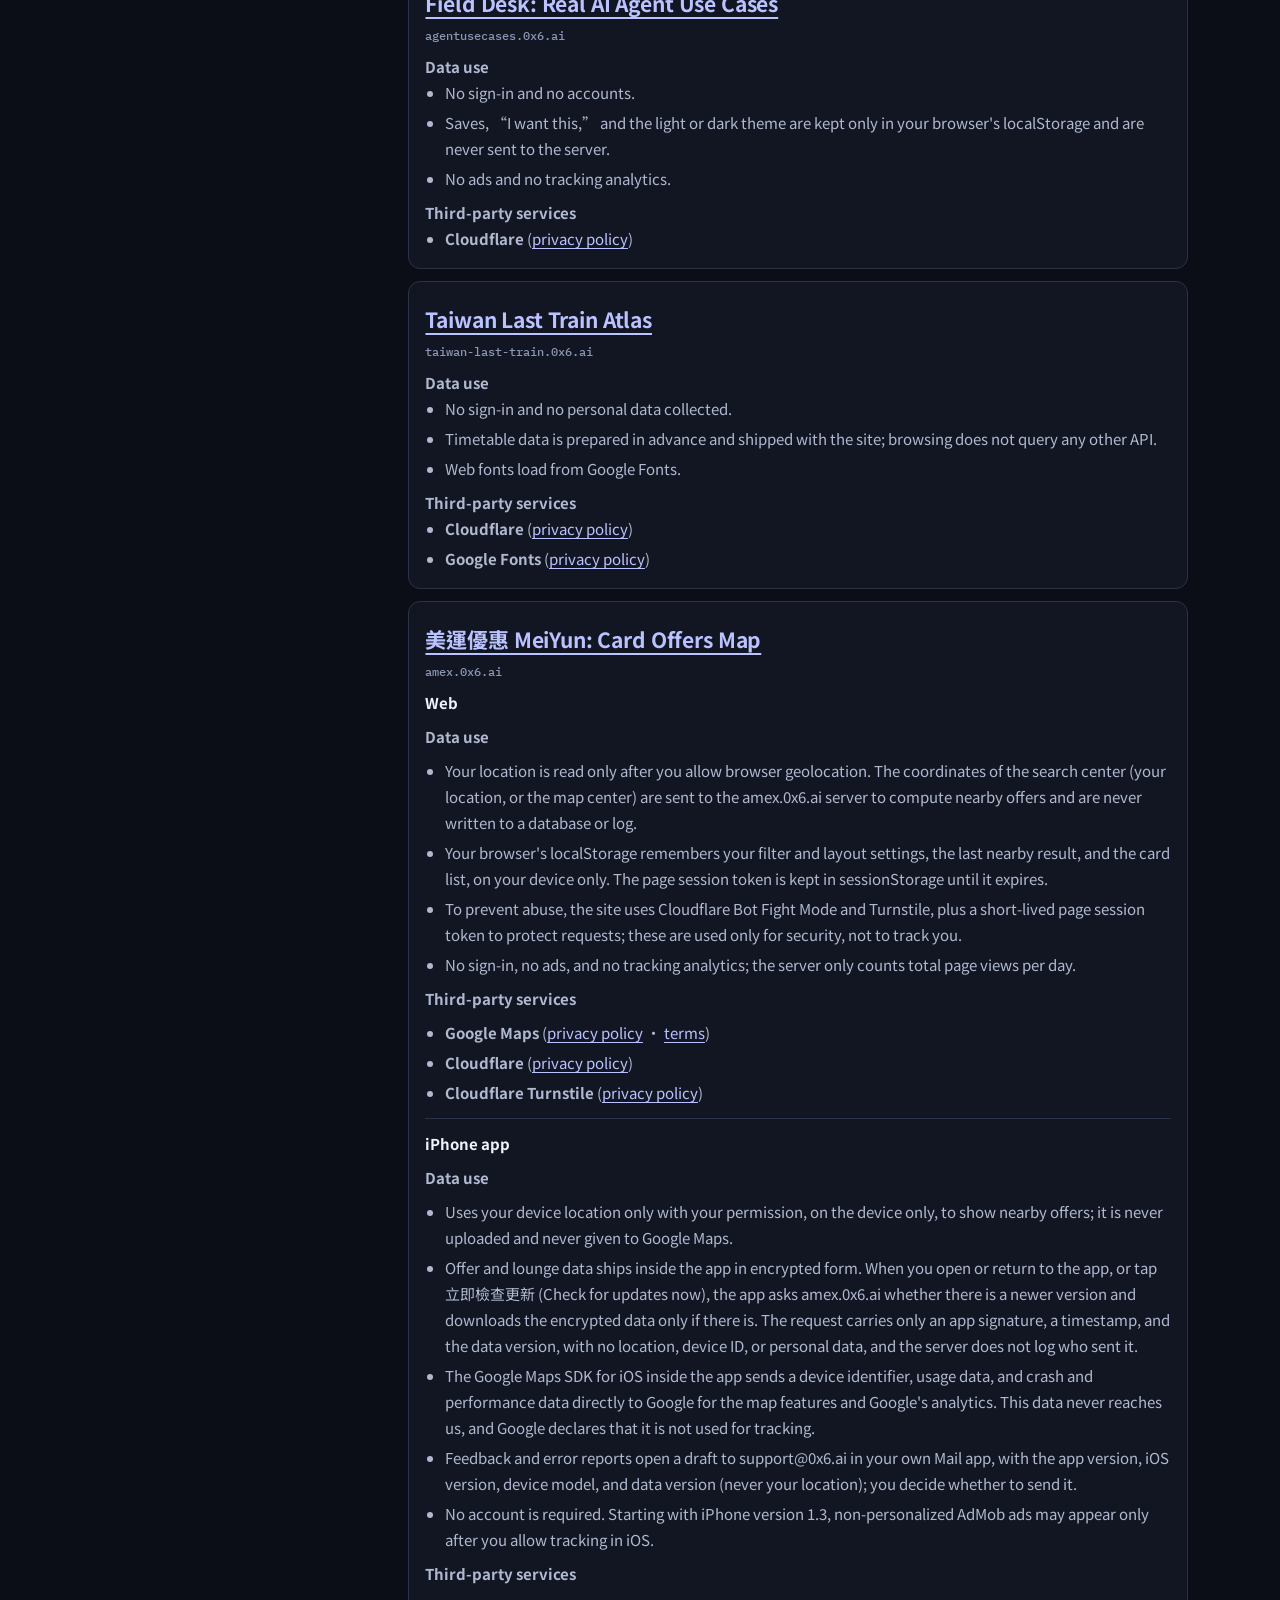
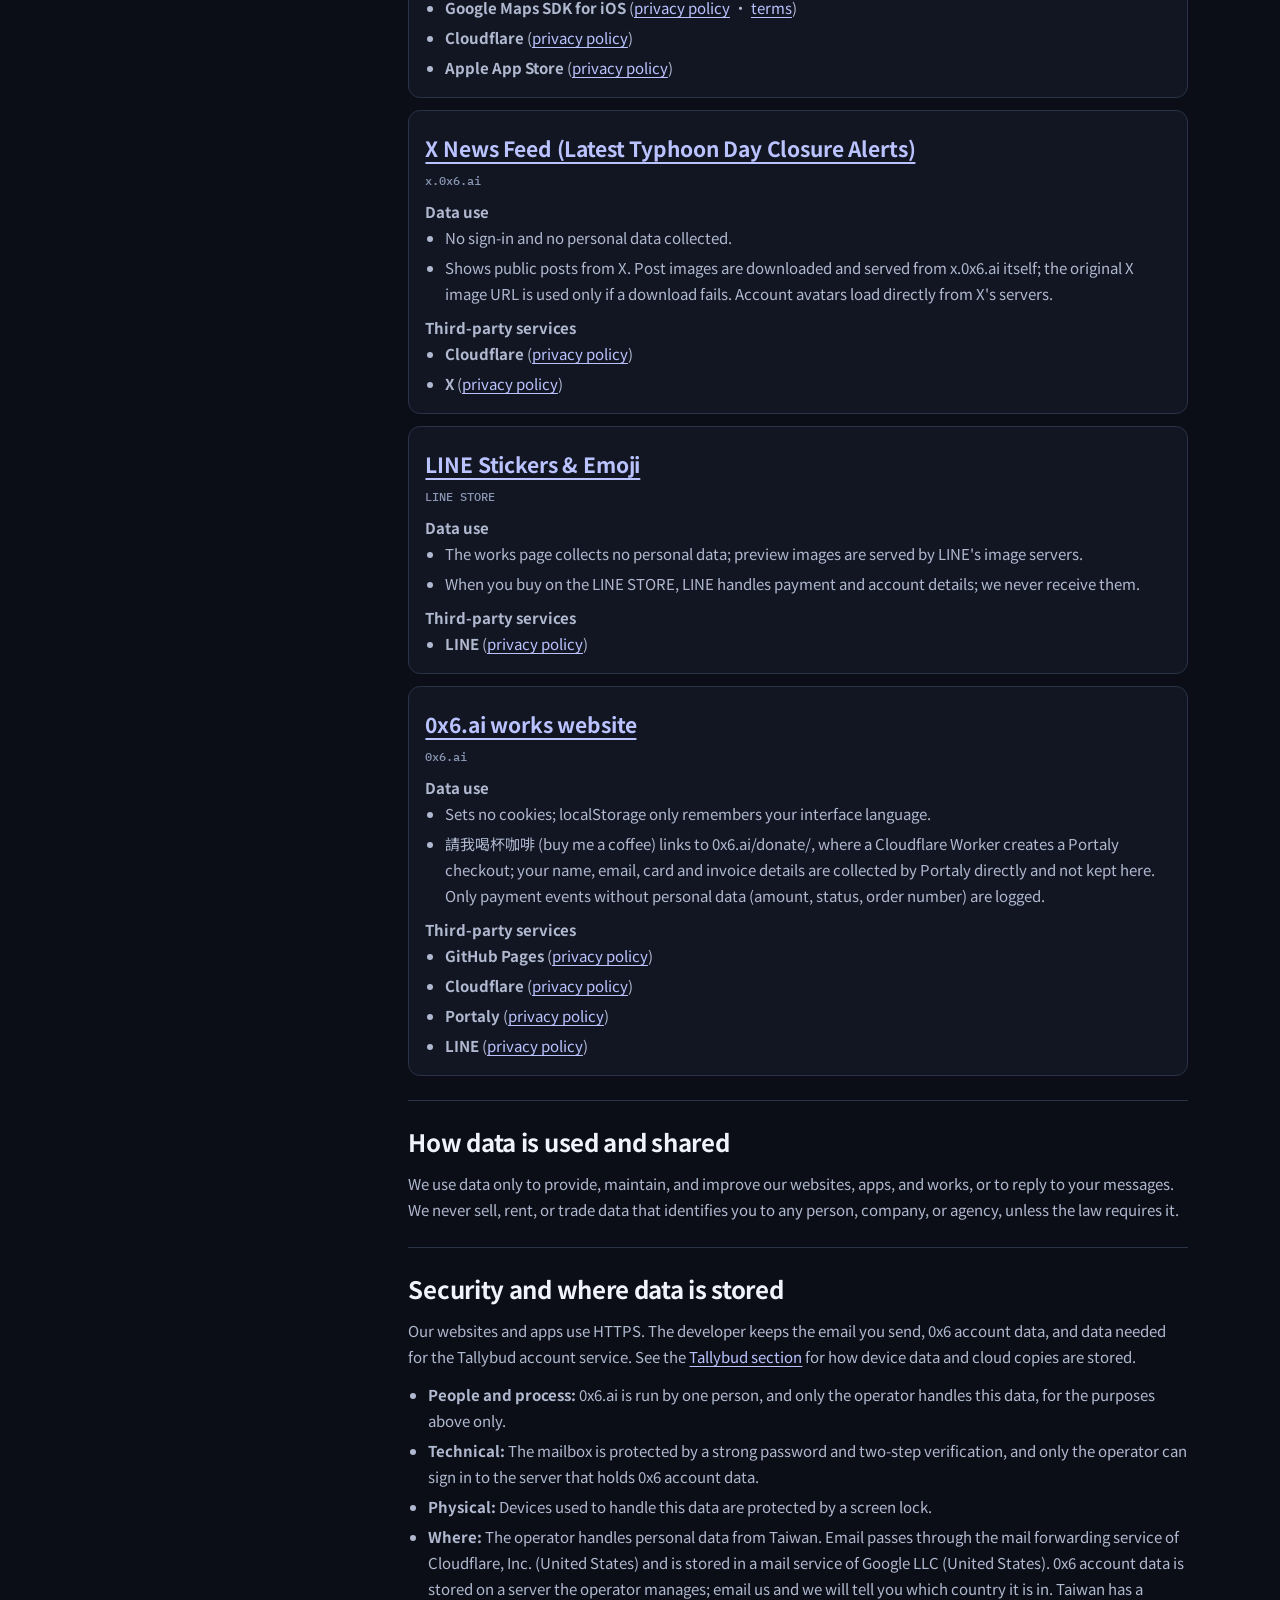
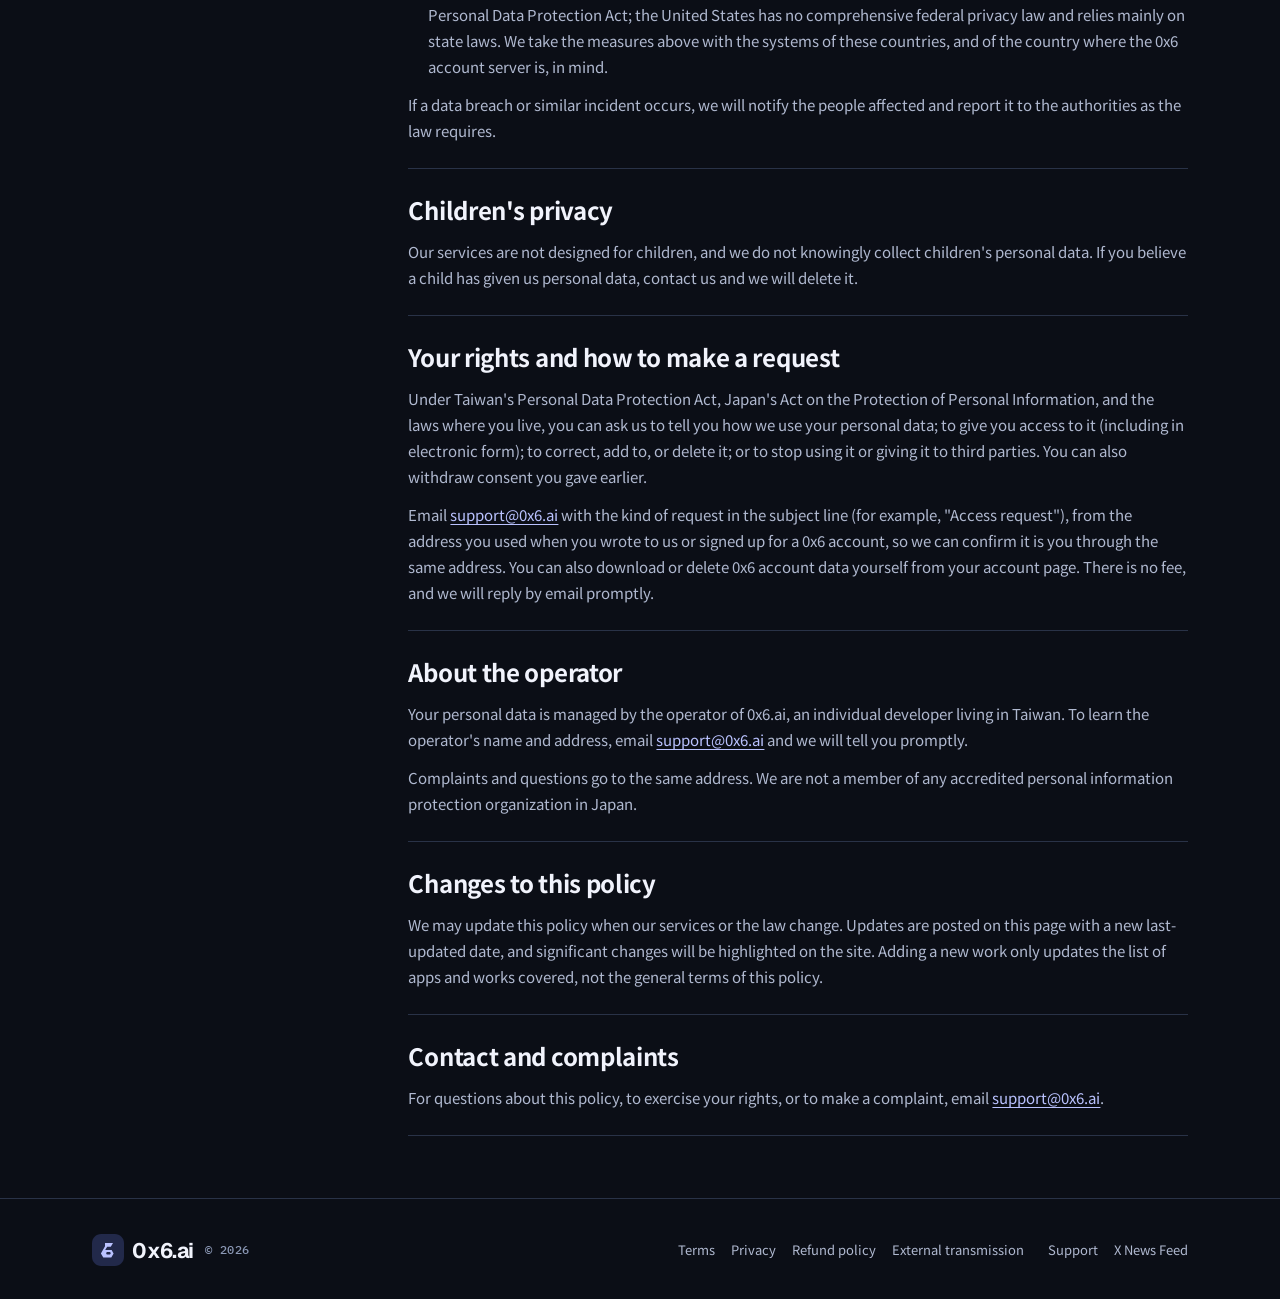
<file: privacy.html>
<!DOCTYPE html>
<html lang="zh-Hant">
<head>
  <meta charset="UTF-8">
  <meta name="viewport" content="width=device-width, initial-scale=1.0">
  <title>隱私權政策 | 0x6.ai</title>
  <meta name="description" data-i18n-attr="content:metaDesc" content="0x6.ai 網站、App 與作品的個人資料處理說明。">
  <link rel="canonical" href="https://0x6.ai/privacy.html">
  <meta property="og:site_name" content="0x6.ai">
  <meta property="og:type" content="website">
  <meta property="og:url" content="https://0x6.ai/privacy.html">
  <meta property="og:title" content="Privacy Policy | 0x6.ai">
  <meta property="og:description" content="0x6.ai 網站、App 與作品的個人資料處理說明。">
  <meta property="og:image" content="https://0x6.ai/og-image.png">
  <meta property="og:image:width" content="1200">
  <meta property="og:image:height" content="630">
  <meta property="og:image:alt" content="0x6.ai Works">
  <meta property="og:locale" content="zh_TW">
  <meta property="og:locale:alternate" content="en_US">
  <meta property="og:locale:alternate" content="ja_JP">
  <meta name="twitter:card" content="summary_large_image">
  <meta name="twitter:title" content="Privacy Policy | 0x6.ai">
  <meta name="twitter:description" content="0x6.ai 網站、App 與作品的個人資料處理說明。">
  <meta name="twitter:image" content="https://0x6.ai/og-image.png">
  <meta name="theme-color" content="#0b0e16">
  <link rel="icon" href="/favicon.svg" type="image/svg+xml">
  <link rel="icon" href="/favicon.ico" sizes="any">
  <link rel="apple-touch-icon" href="/apple-touch-icon.png">
  <script type="application/ld+json">
{
  "@context": "https://schema.org",
  "@type": "WebPage",
  "name": "隱私權政策 | 0x6.ai",
  "url": "https://0x6.ai/privacy.html",
  "inLanguage": [
    "zh-Hant",
    "en",
    "ja"
  ],
  "publisher": {
    "@id": "https://0x6.ai/#org"
  },
  "isPartOf": {
    "@type": "WebSite",
    "url": "https://0x6.ai/",
    "name": "0x6.ai"
  }
}
  </script>
  <link rel="stylesheet" href="/site.css?v=amex-privacy">
</head>
<body data-page="privacy" data-langs="zh-Hant en ja" data-i18n-src="/language.json?v=meiyun-privacy-name" data-apps-src="/apps.json?v=meiyun-name">
  <a class="skip-link" href="#main" data-i18n="skipContent">跳至主要內容</a>
  <header class="site-header">
    <div class="header-inner shell">
      <a class="brand" href="/"><img class="brand-mark" src="/assets/portfolio/mark.svg" width="32" height="32" alt="">0x6.ai</a>
      <nav class="site-nav" id="site-nav" aria-label="主要導覽" data-i18n-attr="aria-label:navLabel">
        <a href="/#works"><span data-i18n="navWorks">作品</span><img class="icon" src="/assets/portfolio/chevron-down.svg" width="16" height="16" alt=""></a>
        <a href="/about.html"><span data-i18n="navAbout">關於</span><img class="icon" src="/assets/portfolio/chevron-down.svg" width="16" height="16" alt=""></a>
        <a href="https://store.line.me/stickershop/author/5344394/zh-Hant" data-line-store target="_blank" rel="noopener"><span data-i18n="navLine">LINE 貼圖</span><img class="icon" src="/assets/portfolio/chevron-down.svg" width="16" height="16" alt=""></a>
        <a class="mobile-contact" href="mailto:support@0x6.ai"><span data-i18n="contactLabel">聯絡</span><img class="icon" src="/assets/portfolio/chevron-down.svg" width="16" height="16" alt=""></a>
      </nav>
      <div class="lang-switch" role="group" aria-label="Language">
        <button type="button" lang="en" data-lang="en" aria-pressed="false">EN</button>
        <button type="button" lang="zh-Hant" data-lang="zh-Hant" aria-pressed="true">繁中</button>
        <button type="button" lang="ja" data-lang="ja" aria-pressed="false">日本語</button>
      </div>
      <a class="button" href="mailto:support@0x6.ai" data-i18n="contactLabel">聯絡</a>
      <button class="menu-toggle" type="button" aria-controls="site-nav" aria-expanded="false" aria-label="開啟選單">
        <img class="icon icon-menu" src="/assets/portfolio/menu.svg" width="16" height="16" alt="">
        <img class="icon icon-close" src="/assets/portfolio/close.svg" width="16" height="16" alt="">
      </button>
    </div>
  </header>

  <main id="main" class="document-page shell">
    <div class="document-title">
      <h1 class="page-title" data-i18n="title">隱私權政策</h1>
      <p class="lead" data-i18n="lead">說明 0x6.ai 的網站、App 與各項作品如何處理你的資料。大多數作品可免登入使用。我們不販售個人資料。各作品使用的位置資料與第三方服務，請見下方說明。</p>
      <p class="updated" data-i18n="updated">最後更新：2026 年 11 月 28 日</p>
    </div>

    <div class="summary">
      <div><strong data-i18n="s1t">免登入</strong><span data-i18n="s1d">大多數作品不需要帳號，也不會要求你填寫個人資料。</span></div>
      <div><strong data-i18n="s2t">網站瀏覽</strong><span data-i18n="s2d">本站不使用廣告或追蹤 Cookie。第 07 節說明地圖服務及「美運優惠：附近刷卡優惠地圖」 iPhone App 廣告涉及的資料。</span></div>
      <div><strong data-i18n="s3t">不販售</strong><span data-i18n="s3d">不出售、出租或交換任何可識別你身分的資料。</span></div>
    </div>

    <div class="layout">
      <nav class="toc" aria-label="目錄" data-i18n-attr="aria-label:tocLabel" id="toc" hidden></nav>

      <div class="sections">
        <section class="card" id="scope">
          <div class="num">01</div>
          <h2 data-i18n="h1">適用範圍</h2>
          <p data-i18n-html="p1_0">本政策適用於0x6.ai，以及 0x6.ai 發布的所有網站、App 與作品（包括 0x6.ai 的所有子網域，以及以 0x6.ai 開發者名稱上架的 App）。</p>
          <p data-i18n-html="p1_1">每項作品實際使用哪些資料與第三方服務，列在下方的<a href="#apps">各作品說明</a>。之後新增的作品會加到那份清單，並同樣適用本政策。</p>
        </section>

        <section class="card" id="personal">
          <div class="num">02</div>
          <h2 data-i18n="h2">個人資料的蒐集</h2>
          <p data-i18n-html="p2_0">大多數作品可免登入使用。書海城、白月光與白洞彼岸提供獨立的 0x6 帳號。<a href="#tallybud">小帳苗</a>可離線記帳，使用者也可選擇以 Apple 或 Google 建立小帳苗帳號。每項功能處理的資料見<a href="#apps">各作品說明</a>。</p>
          <p data-i18n-html="p2_1">你主動寫信聯絡我們時，我們會收到你的 Email 地址、寄件人名稱、信件內容與附件。如果你從 App 內的按鈕寫意見回饋或錯誤回報，草稿會附上 App 版本、作業系統版本、裝置型號與資料版本（不含位置），寄不寄由你決定。</p>
        </section>

        <section class="card" id="purpose">
          <div class="num">03</div>
          <h2 data-i18n="hPurpose">個人資料的利用目的與保存期間</h2>
          <p data-i18n-html="pPurpose_0">我們只把個人資料用於以下目的：</p>
          <div class="rich" data-i18n-html="pPurpose_list"><ul><li>來信：回覆你、調查並修正程式錯誤與優惠、貴賓室等資訊的錯誤，以及作為改善作品的參考</li><li>0x6 帳號：登入，以及各作品說明列出的功能（例如顯示名稱與頭像、按讚、雲端紀錄、贊助紀錄）</li><li>處理你依本政策提出的查詢、更正、刪除等請求</li></ul></div>
          <p data-i18n-html="pPurpose_1">我們不會寄送廣告或行銷信件。來信在處理完畢後一年內刪除；0x6 帳號的資料保存到你刪除帳號為止。法律要求保存的，只保存到法定期間屆滿為止。</p>
        </section>

        <section class="card" id="technical">
          <div class="num">04</div>
          <h2 data-i18n="h3">連線與技術資料</h2>
          <p data-i18n-html="p3_0">和所有網路服務一樣，你的瀏覽器或裝置在連線時會送出 IP 位址、瀏覽器或裝置類型、作業系統、請求時間與造訪的網址等技術資料。這些資料可能由我們使用的主機與網路服務商依其政策記錄，用於安全防護、除錯與維持服務運作。我們不會用這些資料辨識你的身分或建立個人檔案。</p>
        </section>

        <section class="card" id="location">
          <div class="num">05</div>
          <h2 data-i18n="h4">位置資訊</h2>
          <p data-i18n-html="p4_0">部分作品（例如地圖類作品）提供「附近」功能，需要用到你的位置。只有在你透過瀏覽器或裝置的權限提示同意後，我們才會取得位置；不同意也能使用其他功能。</p>
          <p data-i18n-html="p4_1">位置只用來計算或顯示你附近的結果。需要傳到我們的伺服器計算時，只用於該次請求，不會保存，也不會和其他資料連結。你可以隨時在瀏覽器或裝置設定中撤回定位權限。各作品如何使用位置，請見下方各作品說明。</p>
        </section>

        <section class="card" id="storage">
          <div class="num">06</div>
          <h2 data-i18n="h5">Cookie 與本機儲存</h2>
          <p data-i18n-html="p5_0">我們不使用廣告或追蹤用的 Cookie；只有在你用 0x6 帳號登入時，才會使用維持登入狀態所需的 Cookie。部分作品會用瀏覽器的 localStorage 或 App 的本機儲存空間記住你的偏好設定（例如介面語言），這些資料只存在你的裝置上，不會傳回伺服器，你可以隨時清除。我們使用的網路服務商可能為了安全防護設定必要的 Cookie。</p>
        </section>

        <section class="card" id="thirdparty">
          <div class="num">07</div>
          <h2 data-i18n="h6">第三方服務</h2>
          <p data-i18n-html="p6_0">為了提供服務，你的瀏覽器或裝置可能會直接連線到以下類別的第三方服務，它們會依各自的隱私權政策處理資料：</p>
          <ul id="services-list"></ul>
          <p data-i18n-html="p6_2">使用 Google Maps 的作品，其地圖由 Google 提供，適用 Google 的隱私權政策與服務條款。顯示地圖時，Google 會收到你的 IP 位址、瀏覽器或裝置資訊，以及顯示中的地圖範圍。iPhone App 內建的 Google Maps SDK for iOS 還會把裝置識別碼、使用狀況、當機與效能資料直接傳給 Google，用於 Google 的分析與地圖功能；這些資料不會傳到我們這裡，依 Google 的申報也不用於追蹤。</p>
          <p data-i18n-html="amexAdsPrivacy">「美運優惠：附近刷卡優惠地圖」 1.3 的 iPhone App 可能透過 Google AdMob 顯示非個人化廣告。Google 的廣告與同意管理 SDK 可處理 IP 位址及由此推算的大略位置、裝置識別碼、廣告資料、App 互動及診斷資料，用於提供和衡量廣告、防止無效流量及管理隱私選項。App 不會將選卡、搜尋字詞或精確座標交給 AdMob。系統要求時，可在「設定 → 關於 → 廣告隱私選項」管理同意。第一次開啟「附近」或「線上與全台」時，iOS 可能詢問是否允許 App 追蹤透明度（ATT）授權。只有你允許後，App 才會啟用 Google 的廣告與同意管理 SDK。AdMob 仍會請求非個人化廣告，可使用裝置識別碼（包括 iOS 廣告識別碼 IDFA）放送和衡量廣告。若你未允許，App 不會載入或顯示廣告。你可以在 iOS 的「設定 → 隱私權與安全性 → 追蹤」更改選擇。撤回授權後，App 會移除廣告並停止送出新的廣告請求。所有優惠功能都可照常使用。Google Mobile Ads SDK 的隱私清單將裝置識別碼列為用於追蹤的資料類型。Google 可能將用戶端資訊、截短後的 IP 位址等部分訊號交給參與競價的廣告合作夥伴，用於放送、衡量廣告與防止無效流量。本 App 使用的 Google 設定允許第三方業者放送廣告及衡量廣告成效。資料收集獲允許的競價夥伴，可能在適用的隱私設定與規範下，以符合條件的競價請求資料建立受眾名單或使用者個人檔案。詳見 <a href="https://policies.google.com/privacy?hl=zh-TW">Google 隱私權政策</a>、<a href="https://support.google.com/admob/answer/11580188?hl=zh-Hant">Google 的競價資料收集說明</a>。</p>
          <p data-i18n-html="p6_3">離開本站前往第三方網站，或在第三方平台（例如 LINE STORE、App Store）購買或下載時，付款與帳號資料由該平台處理，我們不會取得，並以該平台的政策為準。</p>
        </section>

        <section class="card" id="external">
          <div class="num">08</div>
          <h2 data-i18n="hExternal">外部傳送資訊（給日本的使用者）</h2>
          <p data-i18n-html="pExternal_0">依日本《電氣通信事業法》的外部傳送規定，「美運優惠：附近刷卡優惠地圖」iPhone App 與網頁版 amex.0x6.ai 從你的裝置傳到外部的資訊（接收者、資訊內容、利用目的），整理在<a href="/external-transmission.html?lang=zh-Hant">外部傳送資訊公布事項</a>。 「小帳苗」的獲勵廣告揭露見 <a href="/external-transmission.html?lang=zh-Hant#tallybud">小帳苗外部傳送揭露</a>。</p>
        </section>

        <section class="card" id="apps">
          <div class="num">09</div>
          <h2 data-i18n="h7">各作品說明</h2>
          <p data-i18n-html="p7_0">以下列出本政策目前涵蓋的作品，以及各自使用的資料與第三方服務：</p>
          <article class="app-entry" id="tallybud" aria-labelledby="tallybud-title">
            <h3 id="tallybud-title" data-i18n="tallybudTitle">小帳苗（Tallybud）</h3>
            <p data-i18n-html="tallybudIntro">你可以免登入記帳與照顧植物。帳本、收據、收藏、預算與設定先存於裝置。收據辨識在裝置端完成。授權定位時，App 在裝置上用當前位置判定領種地區，保存的是植物的種植點。小帳苗的收藏地圖使用內建底圖。</p>
            <h4 class="app-label" data-i18n="tallybudLoginTitle">Apple／Google 登入</h4>
            <p data-i18n-html="tallybudLogin">登入、連結帳號或重新驗證時，Apple 或 Google 處理登入並提供授權資料。小帳苗帳號服務驗證授權，保存小帳苗帳號 ID、建立時間、已連結的服務商及其帳號識別碼、加密的授權憑證（如有）和工作階段的雜湊與到期時間。登入服務不保存 Apple／Google 密碼、姓名或電子郵件。登入憑證存於裝置的 Keychain，登出後會撤銷此裝置的小帳苗工作階段。離線登出時，復線後重試撤銷。</p>
            <h4 class="app-label" data-i18n="tallybudSyncTitle">跨裝置同步（Apple CloudKit）</h4>
            <p data-i18n-html="tallybudSync">同步預設關閉，可在「帳本 → 設定 → 跨裝置同步」免費開啟。帳本、附上的收據、植物收藏與種植點，以及隨帳本同步的預算、款項規則和設定，會直接寫入你的 iCloud 私有 CloudKit 資料庫。App 使用 Apple 提供的 CloudKit 使用者識別碼確認連結的是同一個 iCloud 帳號。同步資料不經過小帳苗帳號伺服器。關閉同步後，既有 iCloud 副本會保留，直到你另外刪除。</p>
            <h4 class="app-label" data-i18n="tallybudFilesTitle">iCloud Drive 與其他「檔案」位置</h4>
            <p data-i18n-html="tallybudFiles">你選擇備份時，App 會在裝置上將帳本、縮小後的收據照片、植物收藏與設定製成密碼加密的備份，存到你在 iOS「檔案」選取的位置。若選擇 iCloud Drive，檔案由 Apple 存在你的 iCloud。檔案備份與還原透過你選擇的檔案服務處理，備份密碼不會傳到小帳苗帳號伺服器。啟用自動備份時，密碼存於此裝置的 Keychain。</p>
            <h4 class="app-label" data-i18n="tallybudDriveTitle">Google Drive 備份</h4>
            <p data-i18n-html="tallybudDrive">連結 Google Drive 是獨立的選用授權，與登入小帳苗分開。App 使用 Google 帳號識別碼和電子郵件辨識並顯示你選取的帳號，並使用 <code>drive.appdata</code> 權限，只讀寫小帳苗在該 Drive 帳號的專用應用程式資料空間。密碼加密的備份由裝置直接傳送到 Google Drive，並直接從該處還原。Google Drive 授權憑證、備份密碼與檔案不經過小帳苗帳號伺服器。Google API 取得的資料只用於連結、備份、還原與管理小帳苗備份，遵守 <a href="https://developers.google.com/terms/api-services-user-data-policy">Google API 服務使用者資料政策</a>（含有限使用規定）。</p>
            <h4 class="app-label" data-i18n="tallybudAdsTitle">選用的獎勵廣告</h4>
            <p data-i18n-html="tallybudAds">從 1.1 起，在 iPhone 的進階收支回顧選擇有交易的月份，可主動觀看一則 Google AdMob 廣告來解鎖該月。App 在你選擇看廣告時，透過 Google User Messaging Platform（UMP）確認適用的廣告隱私選擇，再請求廣告。已解鎖的月份存於這台裝置，可離線回看。收支回顧月訂閱期間可免廣告開啟進階回顧。 從 1.1（build 15）起，第一次主動點「看廣告解鎖」時，iOS 可能會顯示 App 追蹤透明度（ATT）授權視窗。允許後，Google 的廣告 SDK 可使用 Apple 廣告識別碼（IDFA）來衡量跨 App 和網站的廣告成效。未允許時，Google 的廣告請求不會帶入 IDFA，你仍可觀看廣告解鎖月份。 App 要求放送非個人化廣告，並關閉發布商第一方 ID 和廣告 SDK 的裝置定位功能。Google 仍可能處理其他裝置或 App 識別碼，並從 IP 位址推估大致區域。帳本、收據、選定月份和登入資料不會由小帳苗放入廣告請求。 依 Google Mobile Ads SDK 的隱私宣告，App Store 隱私標籤將裝置識別碼列為可能用於追蹤的資料。 &lt;a href="https://tallybud.0x6.ai/privacy#rewarded-ads"&gt;完整廣告隱私權說明&lt;/a&gt; · &lt;a href="/external-transmission.html?lang=zh-Hant#tallybud"&gt;小帳苗外部傳送揭露&lt;/a&gt;</p>
            <h4 class="app-label" data-i18n="tallybudRetentionTitle">保存期限及撤回權限</h4>
            <p data-i18n-html="tallybudRetention">帳號資料與過去版本留下的加密帳號備份保留到刪帳為止。登入工作階段最長 30 天，短效授權資料到期後清除。為處理撤銷或確認重送的刪帳請求，服務可能暫存雜湊後的安全紀錄，最長約 31 天。自動檔案備份會輪替保留最近七份，同一裝置的 Google Drive 自動備份也會清理超過七份的舊備份。你可在「備份與還原」取消連結，並在 Google 帳號的第三方連線設定撤回 Drive 授權。取消連結本身會保留已寫入的雲端副本。</p>
            <h4 class="app-label" data-i18n="tallybudDeleteTitle">刪除帳號與雲端副本</h4>
            <p data-i18n-html="tallybudDelete">在「帳本 → 設定」選「刪除小帳苗帳號」，以現有連結的 Apple 或 Google 登入方式重新驗證。刪除會撤銷服務端保存的登入授權，刪除小帳苗帳號、登入綁定、工作階段及舊版帳號備份，並移除這台裝置中該帳號的本機帳本等資料。若要一併移除 CloudKit 副本，請在刪帳前到「跨裝置同步」選「刪除 iCloud 同步副本」。另到「檔案」刪除 iCloud Drive 備份，或在 Google Drive 的「管理應用程式」移除小帳苗隱藏的應用程式資料。其他裝置上的本機副本、已匯出的檔案與 App Store 付費訂閱需要另外管理。</p>
          </article>
          <div class="apps-grid" id="apps-coverage"></div>
        </section>

        <section class="card" id="use">
          <div class="num">10</div>
          <h2 data-i18n="h8">資料的使用與分享</h2>
          <p data-i18n-html="p8_0">我們只為了提供、維護與改善網站、App 和作品，或回覆你的來信而使用資料。我們不會出售、出租或交換任何可識別你身分的資料給其他個人、企業或機關，除非依法律要求必須提供。</p>
        </section>

        <section class="card" id="security">
          <div class="num">11</div>
          <h2 data-i18n="h9">資料保護與存放地點</h2>
          <p data-i18n-html="p9_0">我們的網站與 App 使用 HTTPS。開發者保存的資料包括你寄來的信件、0x6 帳號及小帳苗帳號服務所需資料。裝置資料及雲端副本的存放位置，請見<a href="#tallybud">小帳苗說明</a>。</p>
          <div class="rich" data-i18n-html="p9_list"><ul><li><b>組織與人員：</b>由個人經營，只有經營者本人處理這些資料，不用於上述目的以外的用途。</li><li><b>技術措施：</b>信箱帳號以強密碼與兩步驟驗證保護；保存 0x6 帳號資料的伺服器只有經營者本人能登入。</li><li><b>實體措施：</b>用來處理這些資料的裝置都設有螢幕鎖定。</li><li><b>存放地點：</b>經營者在台灣處理個人資料。來信經 Cloudflare, Inc.（美國）的郵件轉寄服務，存放在 Google LLC（美國）的郵件服務。0x6 帳號的資料存放在經營者管理的伺服器，伺服器所在的國家，來信詢問即會告知。台灣有《個人資料保護法》；美國沒有聯邦層級的綜合性個人資料保護法，主要由各州法律等保護。我們了解這些國家，以及 0x6 帳號伺服器所在國的制度後，採取上述措施。</li></ul></div>
          <p data-i18n-html="p9_1">萬一發生個人資料外洩等事故，我們會依法通知受影響的人，並向主管機關通報。</p>
        </section>

        <section class="card" id="children">
          <div class="num">12</div>
          <h2 data-i18n="h10">兒童隱私</h2>
          <p data-i18n-html="p10_0">我們的服務不是專為兒童設計，也不會在知情的情況下蒐集兒童的個人資料。如果你認為孩子曾提供個人資料給我們，請聯絡我們刪除。</p>
        </section>

        <section class="card" id="rights">
          <div class="num">13</div>
          <h2 data-i18n="h11">你的權利與申請方式</h2>
          <p data-i18n-html="p11_0">依中華民國《個人資料保護法》、日本《個人情報保護法》及你所在地區的相關法規，你可以要求我們通知利用目的、提供查詢或閱覽（包括以電子形式提供）、更正、補充或刪除我們持有的你的個人資料，也可以要求停止利用、停止提供給第三方，或撤回先前的同意。</p>
          <p data-i18n-html="p11_1">請寄信到 <a href="mailto:support@0x6.ai">support@0x6.ai</a>，在主旨寫明請求的種類（例如「查詢請求」），並用你當初來信或註冊 0x6 帳號的 Email 地址寄出，我們會透過同一個地址的往來確認是你本人。0x6 帳號的資料也可以在帳號頁面自行下載或刪除。不收取任何費用，原則上以 Email 盡快回覆。</p>
        </section>

        <section class="card" id="operator">
          <div class="num">14</div>
          <h2 data-i18n="hOperator">經營者資訊</h2>
          <p data-i18n-html="pOperator_0">負責管理個人資料的是 0x6.ai 的經營者（住在台灣的個人開發者）。經營者的姓名與地址，寄信到 <a href="mailto:support@0x6.ai">support@0x6.ai</a> 詢問，我們會盡快告知。</p>
          <p data-i18n-html="pOperator_1">申訴與諮詢也請寄到同一個地址。我們沒有加入日本的認定個人資料保護團體。</p>
        </section>

        <section class="card" id="changes">
          <div class="num">15</div>
          <h2 data-i18n="h12">政策的修正</h2>
          <p data-i18n-html="p12_0">本政策可能因服務內容或法規調整而修正，修正後會公布在本頁並更新上方的最後更新日期。重大變更時，我們會在網站上另外標示。新增作品只會更新各作品說明，不影響本政策的一般條款。</p>
        </section>

        <section class="card" id="contact">
          <div class="num">16</div>
          <h2 data-i18n="h13">聯絡與申訴窗口</h2>
          <p data-i18n-html="p13_0">對本政策有任何問題、想行使上述權利，或有任何申訴，請寄信至 <a href="mailto:support@0x6.ai">support@0x6.ai</a>。</p>
        </section>
      </div>
    </div>
  </main>

  <footer class="site-footer">
    <div class="footer-inner shell">
      <div class="footer-brand"><a class="brand" href="/"><img class="brand-mark" src="/assets/portfolio/mark.svg" width="32" height="32" alt="">0x6.ai</a><small>© 2026</small></div>
      <div class="footer-links">
        <div>
          <a href="/terms.html" data-i18n="navTerms">服務條款</a>
          <a href="/privacy.html" data-i18n="navPrivacy">隱私權政策</a>
          <a href="/refund.html" hreflang="zh-Hant" data-i18n="navRefund">退款政策</a>
          <a href="/external-transmission.html" data-i18n="navExternal">外部傳送資訊</a>
        </div>
        <div>
          <a href="/donate/" data-i18n="navSupport">贊助</a>
          <a href="https://x.0x6.ai/" target="_blank" rel="noopener" data-i18n="navX">X 動態新聞</a>
        </div>
      </div>
    </div>
  </footer>

  <script src="/i18n.js"></script>
  <script src="/apps.js?v=amex-privacy"></script>
  <script src="/site.js"></script>
</body>
</html>
</file>
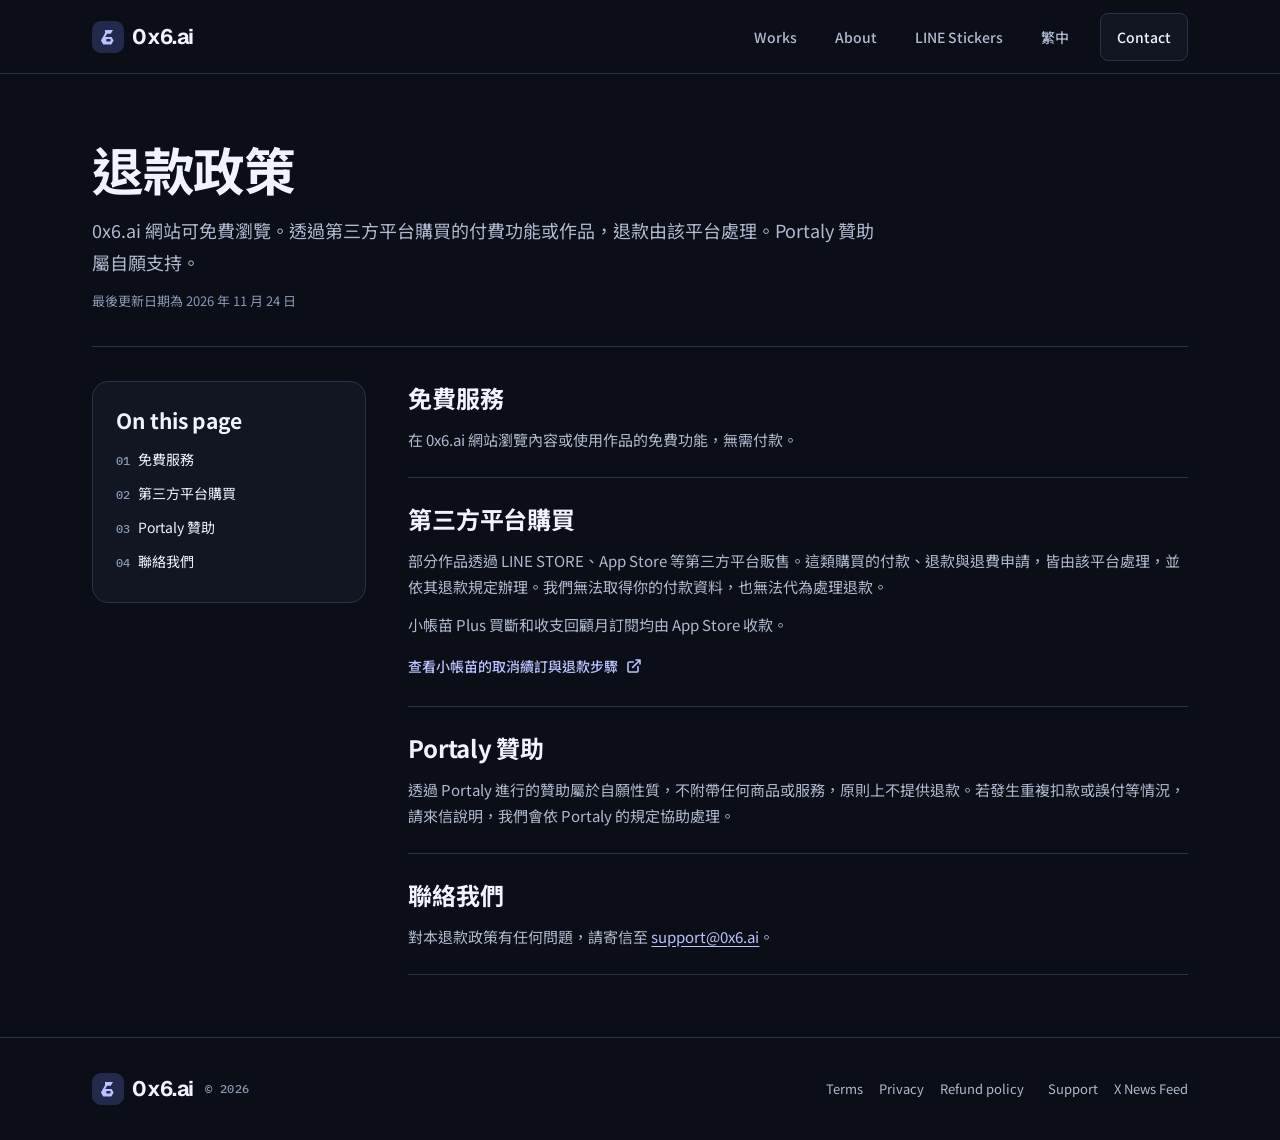
<file: refund.html>
<!DOCTYPE html>
<html lang="zh-Hant">
<head>
  <meta charset="UTF-8">
  <meta name="viewport" content="width=device-width, initial-scale=1.0">
  <title>退款政策 | 0x6.ai</title>
  <meta name="description" data-i18n-attr="content:metaDesc" content="0x6.ai 作品與贊助的退款說明。">
  <link rel="canonical" href="https://0x6.ai/refund.html">
  <meta property="og:site_name" content="0x6.ai">
  <meta property="og:type" content="website">
  <meta property="og:url" content="https://0x6.ai/refund.html">
  <meta property="og:title" content="Refund Policy | 0x6.ai">
  <meta property="og:description" content="0x6.ai 作品與贊助的退款說明。">
  <meta property="og:image" content="https://0x6.ai/og-image.png">
  <meta property="og:image:width" content="1200">
  <meta property="og:image:height" content="630">
  <meta property="og:image:alt" content="0x6.ai Works">
  <meta property="og:locale" content="zh_TW">
  <meta property="og:locale:alternate" content="en_US">
  <meta name="twitter:card" content="summary_large_image">
  <meta name="twitter:title" content="Refund Policy | 0x6.ai">
  <meta name="twitter:description" content="0x6.ai 作品與贊助的退款說明。">
  <meta name="twitter:image" content="https://0x6.ai/og-image.png">
  <meta name="theme-color" content="#0b0e16">
  <link rel="icon" href="/favicon.svg" type="image/svg+xml">
  <link rel="icon" href="/favicon.ico" sizes="any">
  <link rel="apple-touch-icon" href="/apple-touch-icon.png">
  <script type="application/ld+json">
{
  "@context": "https://schema.org",
  "@type": "WebPage",
  "name": "退款政策 | 0x6.ai",
  "url": "https://0x6.ai/refund.html",
  "inLanguage": [
    "zh-Hant",
    "en"
  ],
  "publisher": {
    "@id": "https://0x6.ai/#org"
  },
  "isPartOf": {
    "@type": "WebSite",
    "url": "https://0x6.ai/",
    "name": "0x6.ai"
  }
}
  </script>
  <link rel="stylesheet" href="/site.css">
</head>
<body data-page="refund">
  <a class="skip-link" href="#main" data-i18n="skipContent">跳至主要內容</a>
  <header class="site-header">
    <div class="header-inner shell">
      <a class="brand" href="/"><img class="brand-mark" src="/assets/portfolio/mark.svg" width="32" height="32" alt="">0x6.ai</a>
      <nav class="site-nav" id="site-nav" aria-label="主要導覽" data-i18n-attr="aria-label:navLabel">
        <a href="/#works"><span data-i18n="navWorks">作品</span><img class="icon" src="/assets/portfolio/chevron-down.svg" width="16" height="16" alt=""></a>
        <a href="/about.html"><span data-i18n="navAbout">關於</span><img class="icon" src="/assets/portfolio/chevron-down.svg" width="16" height="16" alt=""></a>
        <a href="https://store.line.me/stickershop/author/5344394/zh-Hant" data-line-store target="_blank" rel="noopener"><span data-i18n="navLine">LINE 貼圖</span><img class="icon" src="/assets/portfolio/chevron-down.svg" width="16" height="16" alt=""></a>
        <a class="mobile-contact" href="mailto:support@0x6.ai"><span data-i18n="contactLabel">聯絡</span><img class="icon" src="/assets/portfolio/chevron-down.svg" width="16" height="16" alt=""></a>
      </nav>
      <div class="lang-switch" role="group" aria-label="Language">
        <button type="button" lang="en" data-lang="en" aria-pressed="false">EN</button>
        <button type="button" lang="zh-Hant" data-lang="zh-Hant" aria-pressed="true">繁中</button>
      </div>
      <a class="button" href="mailto:support@0x6.ai" data-i18n="contactLabel">聯絡</a>
      <button class="menu-toggle" type="button" aria-controls="site-nav" aria-expanded="false" aria-label="開啟選單">
        <img class="icon icon-menu" src="/assets/portfolio/menu.svg" width="16" height="16" alt="">
        <img class="icon icon-close" src="/assets/portfolio/close.svg" width="16" height="16" alt="">
      </button>
    </div>
  </header>

  <main id="main" class="document-page shell">
    <div class="document-title">
      <h1 class="page-title">退款政策</h1>
      <p class="lead">0x6.ai 網站可免費瀏覽。透過第三方平台購買的付費功能或作品，退款由該平台處理。Portaly 贊助屬自願支持。</p>
      <p class="updated">最後更新日期為 2026 年 11 月 24 日</p>
    </div>

    <div class="layout">
      <nav class="toc" aria-label="目錄" id="toc" hidden></nav>

      <div class="sections">
        <section class="card" id="free">
          <div class="num">01</div>
          <h2>免費服務</h2>
          <p>在 0x6.ai 網站瀏覽內容或使用作品的免費功能，無需付款。</p>
        </section>

        <section class="card" id="platforms">
          <div class="num">02</div>
          <h2>第三方平台購買</h2>
          <p>部分作品透過 LINE STORE、App Store 等第三方平台販售。這類購買的付款、退款與退費申請，皆由該平台處理，並依其退款規定辦理。我們無法取得你的付款資料，也無法代為處理退款。</p>
          <p>小帳苗 Plus 買斷和收支回顧月訂閱均由 App Store 收款。</p>
          <a class="text-link" href="/terms.html?lang=zh-Hant#tallybud">查看小帳苗的取消續訂與退款步驟<img class="icon" src="/assets/portfolio/external.svg" width="16" height="16" alt=""></a>
        </section>

        <section class="card" id="donation">
          <div class="num">03</div>
          <h2>Portaly 贊助</h2>
          <p>透過 Portaly 進行的贊助屬於自願性質，不附帶任何商品或服務，原則上不提供退款。若發生重複扣款或誤付等情況，請來信說明，我們會依 Portaly 的規定協助處理。</p>
        </section>

        <section class="card" id="contact">
          <div class="num">04</div>
          <h2>聯絡我們</h2>
          <p>對本退款政策有任何問題，請寄信至 <a href="mailto:support@0x6.ai">support@0x6.ai</a>。</p>
        </section>
      </div>
    </div>
  </main>

  <footer class="site-footer">
    <div class="footer-inner shell">
      <div class="footer-brand"><a class="brand" href="/"><img class="brand-mark" src="/assets/portfolio/mark.svg" width="32" height="32" alt="">0x6.ai</a><small>© 2026</small></div>
      <div class="footer-links">
        <div>
          <a href="/terms.html" data-i18n="navTerms">服務條款</a>
          <a href="/privacy.html" data-i18n="navPrivacy">隱私權政策</a>
          <a href="/refund.html" hreflang="zh-Hant" data-i18n="navRefund">退款政策</a>
        </div>
        <div>
          <a href="/donate/" data-i18n="navSupport">贊助</a>
          <a href="https://x.0x6.ai/" target="_blank" rel="noopener" data-i18n="navX">X 動態新聞</a>
        </div>
      </div>
    </div>
  </footer>

  <script src="/i18n.js"></script>
  <script src="/site.js"></script>
</body>
</html>
</file>
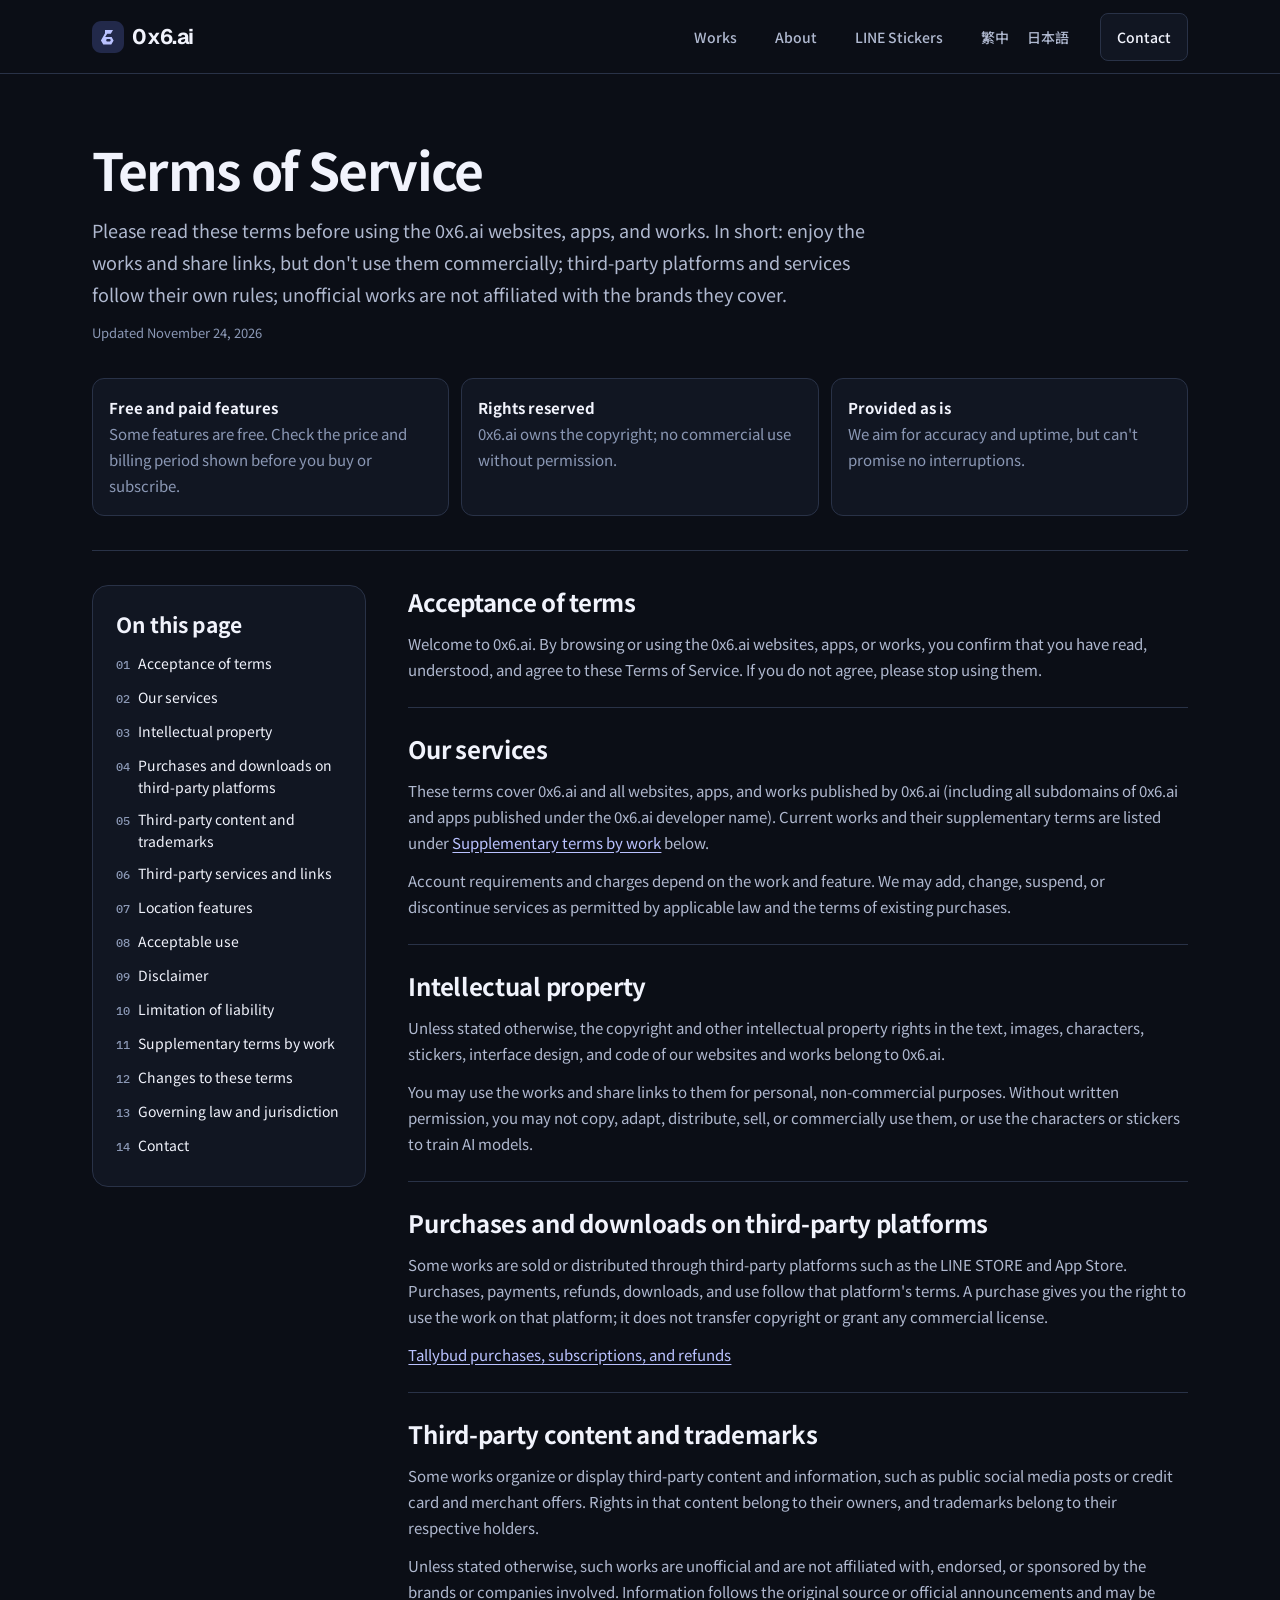
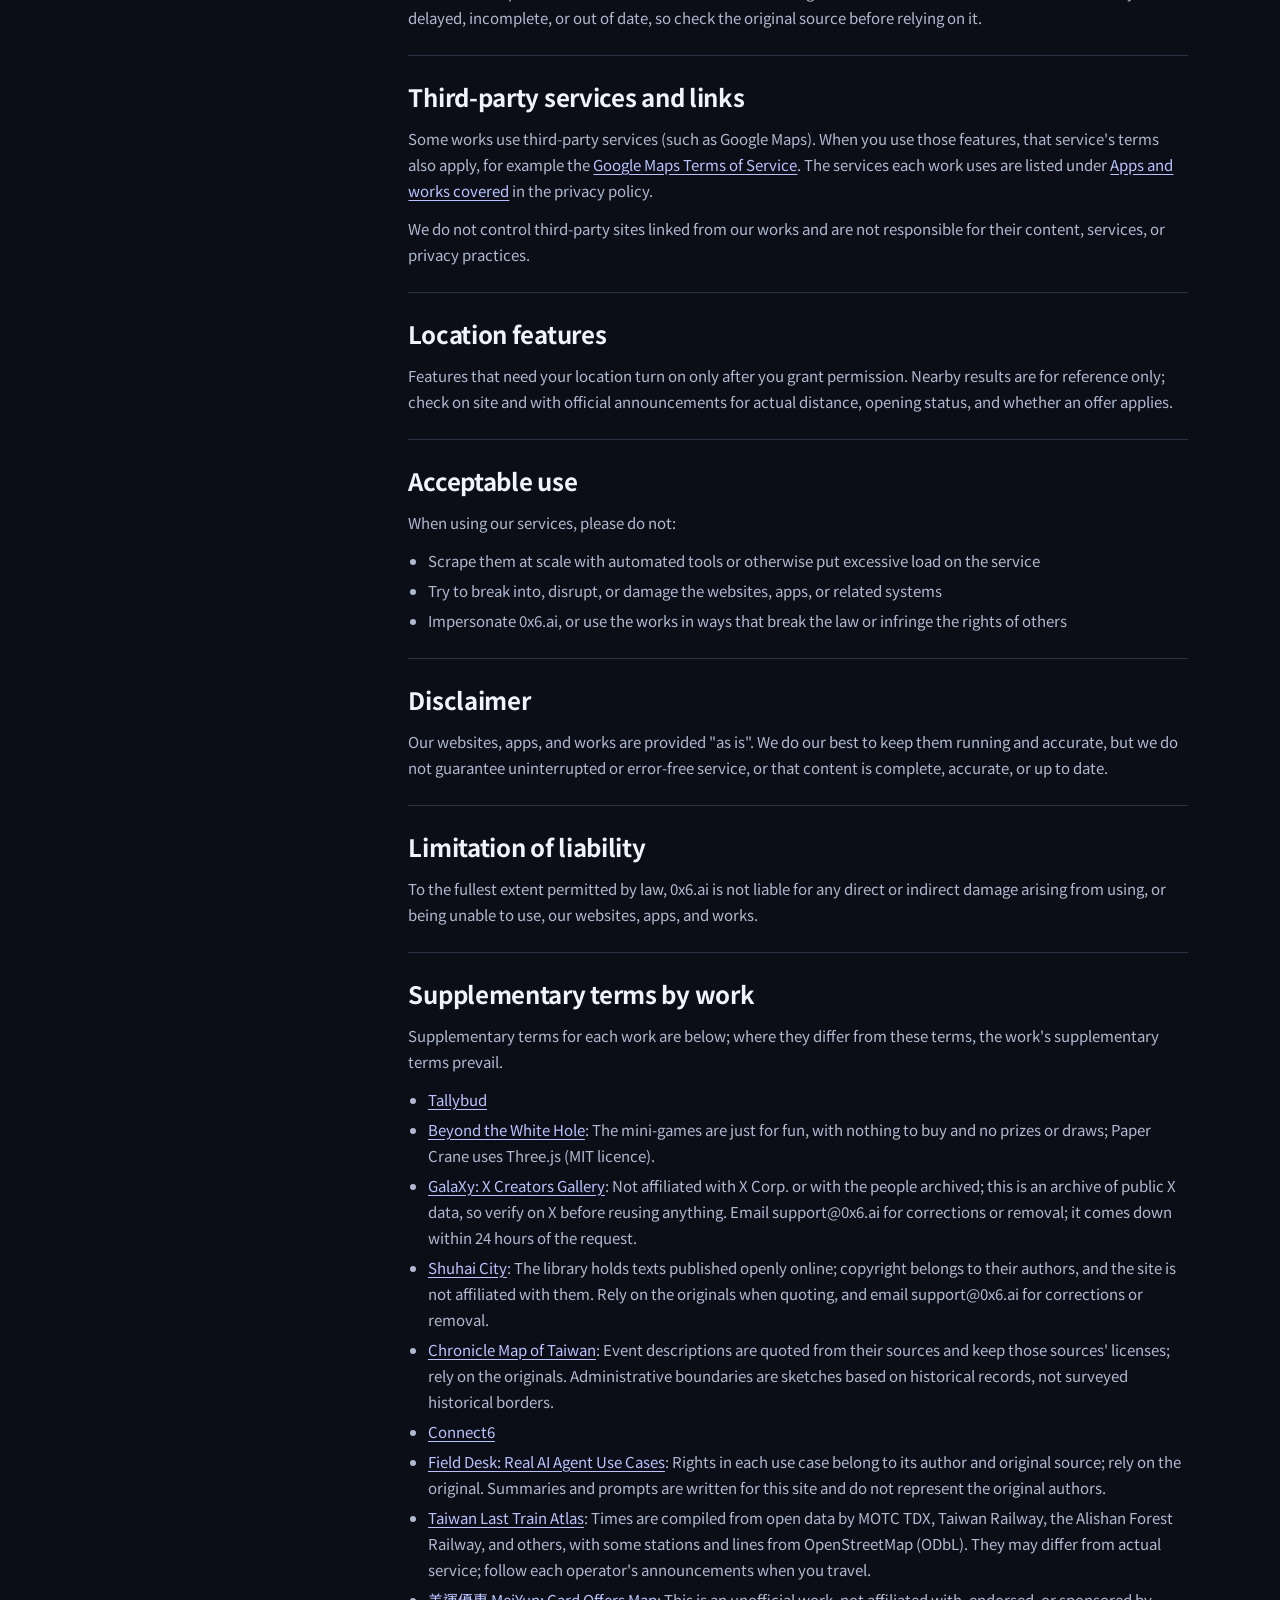
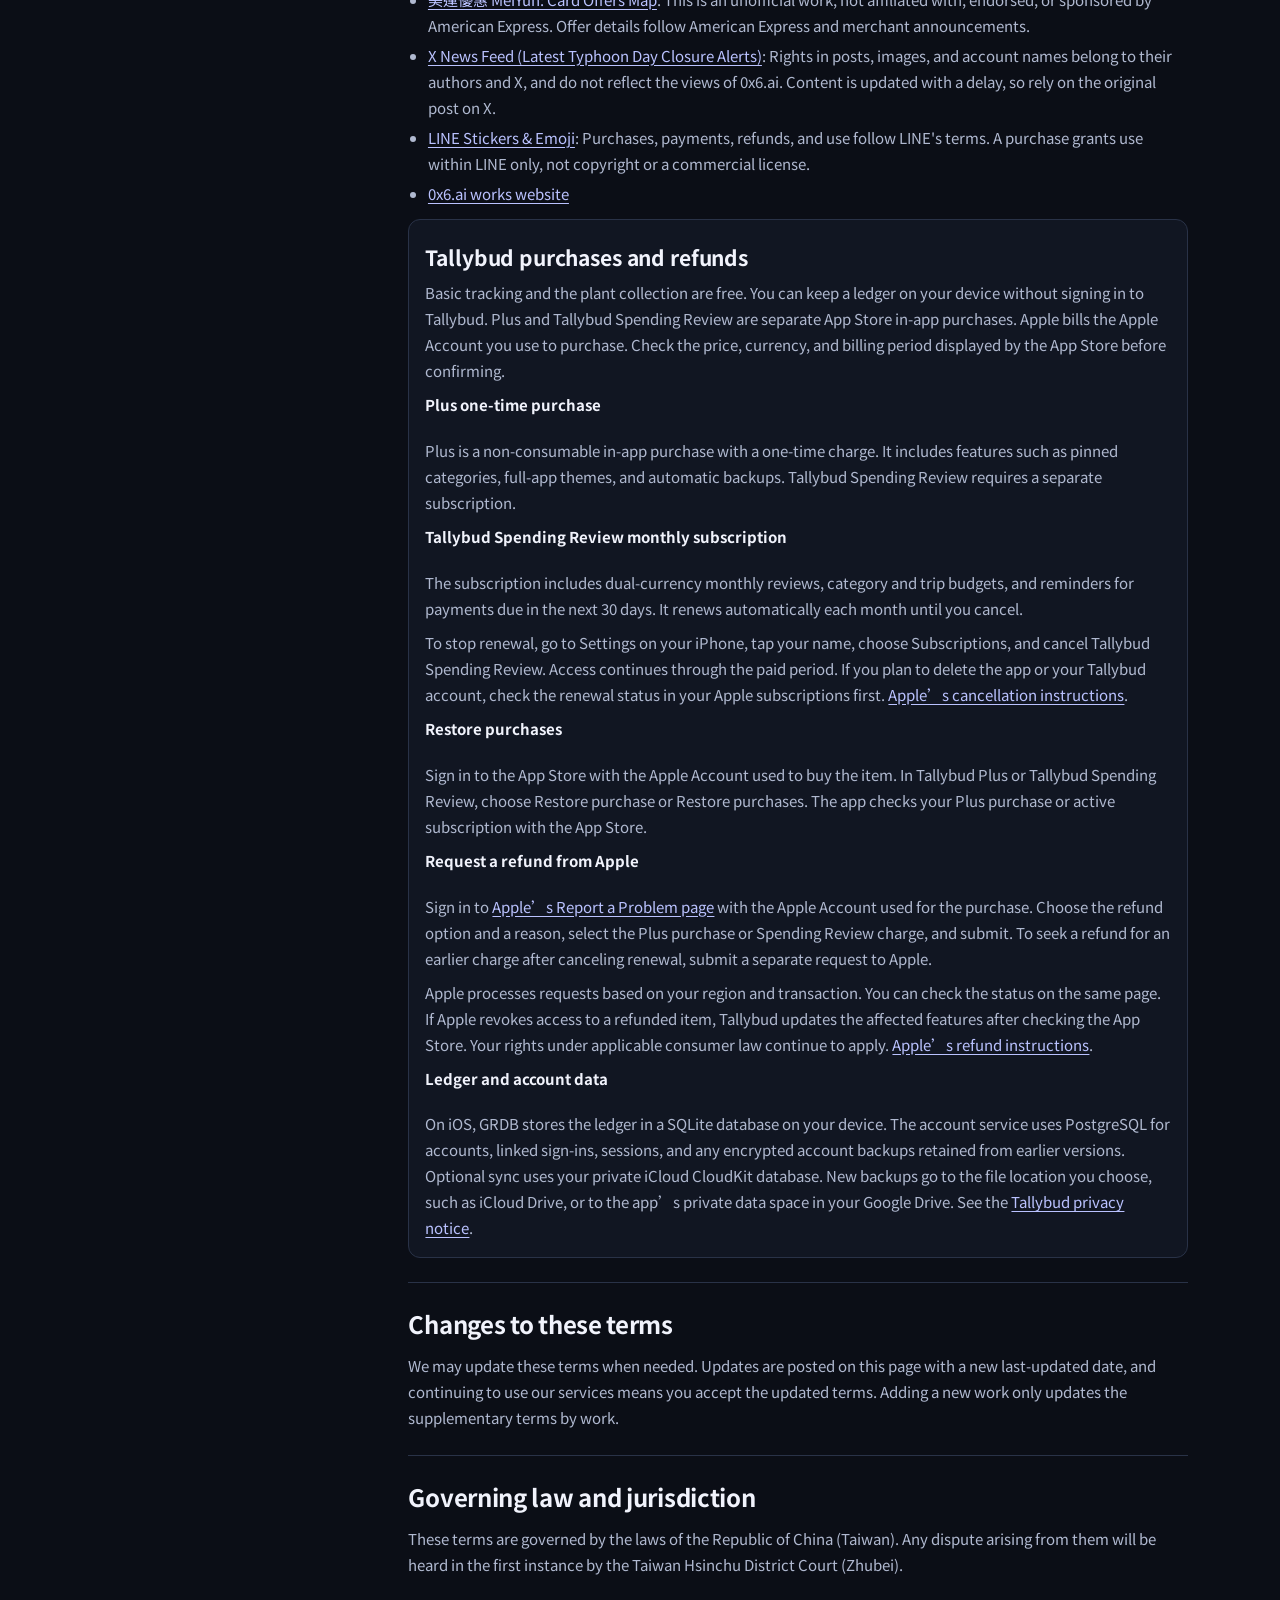
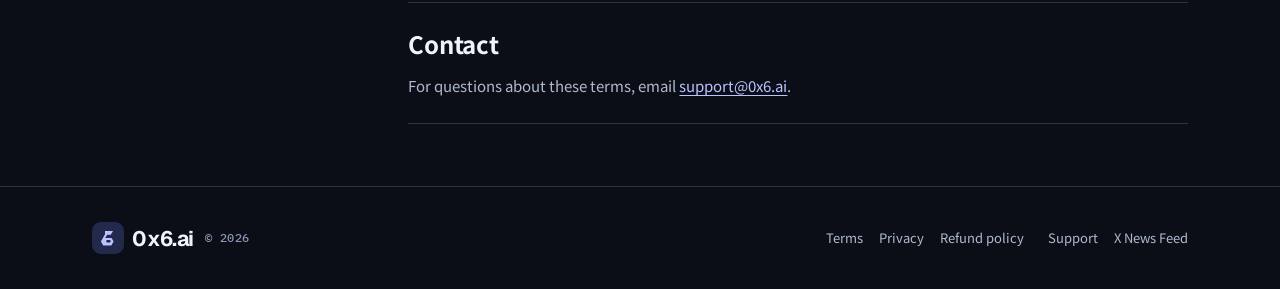
<file: terms.html>
<!DOCTYPE html>
<html lang="zh-Hant">
<head>
  <meta charset="UTF-8">
  <meta name="viewport" content="width=device-width, initial-scale=1.0">
  <title>服務條款 | 0x6.ai</title>
  <meta name="description" data-i18n-attr="content:metaDesc" content="使用 0x6.ai 網站、App 與作品的服務條款。">
  <link rel="canonical" href="https://0x6.ai/terms.html">
  <meta property="og:site_name" content="0x6.ai">
  <meta property="og:type" content="website">
  <meta property="og:url" content="https://0x6.ai/terms.html">
  <meta property="og:title" content="Terms of Service | 0x6.ai">
  <meta property="og:description" content="使用 0x6.ai 網站、App 與作品的服務條款。">
  <meta property="og:image" content="https://0x6.ai/og-image.png">
  <meta property="og:image:width" content="1200">
  <meta property="og:image:height" content="630">
  <meta property="og:image:alt" content="0x6.ai Works">
  <meta property="og:locale" content="zh_TW">
  <meta property="og:locale:alternate" content="en_US">
  <meta property="og:locale:alternate" content="ja_JP">
  <meta name="twitter:card" content="summary_large_image">
  <meta name="twitter:title" content="Terms of Service | 0x6.ai">
  <meta name="twitter:description" content="使用 0x6.ai 網站、App 與作品的服務條款。">
  <meta name="twitter:image" content="https://0x6.ai/og-image.png">
  <meta name="theme-color" content="#0b0e16">
  <link rel="icon" href="/favicon.svg" type="image/svg+xml">
  <link rel="icon" href="/favicon.ico" sizes="any">
  <link rel="apple-touch-icon" href="/apple-touch-icon.png">
  <script type="application/ld+json">
{
  "@context": "https://schema.org",
  "@type": "WebPage",
  "name": "服務條款 | 0x6.ai",
  "url": "https://0x6.ai/terms.html",
  "inLanguage": [
    "zh-Hant",
    "en"
  ],
  "publisher": {
    "@id": "https://0x6.ai/#org"
  },
  "isPartOf": {
    "@type": "WebSite",
    "url": "https://0x6.ai/",
    "name": "0x6.ai"
  }
}
  </script>
  <link rel="stylesheet" href="/site.css">
</head>
<body data-page="terms" data-langs="zh-Hant en ja" data-i18n-src="/language.json?v=terms-20261124" data-apps-src="/apps.json?v=meiyun-name">
  <a class="skip-link" href="#main" data-i18n="skipContent">跳至主要內容</a>
  <header class="site-header">
    <div class="header-inner shell">
      <a class="brand" href="/"><img class="brand-mark" src="/assets/portfolio/mark.svg" width="32" height="32" alt="">0x6.ai</a>
      <nav class="site-nav" id="site-nav" aria-label="主要導覽" data-i18n-attr="aria-label:navLabel">
        <a href="/#works"><span data-i18n="navWorks">作品</span><img class="icon" src="/assets/portfolio/chevron-down.svg" width="16" height="16" alt=""></a>
        <a href="/about.html"><span data-i18n="navAbout">關於</span><img class="icon" src="/assets/portfolio/chevron-down.svg" width="16" height="16" alt=""></a>
        <a href="https://store.line.me/stickershop/author/5344394/zh-Hant" data-line-store target="_blank" rel="noopener"><span data-i18n="navLine">LINE 貼圖</span><img class="icon" src="/assets/portfolio/chevron-down.svg" width="16" height="16" alt=""></a>
        <a class="mobile-contact" href="mailto:support@0x6.ai"><span data-i18n="contactLabel">聯絡</span><img class="icon" src="/assets/portfolio/chevron-down.svg" width="16" height="16" alt=""></a>
      </nav>
      <div class="lang-switch" role="group" aria-label="Language">
        <button type="button" lang="en" data-lang="en" aria-pressed="false">EN</button>
        <button type="button" lang="zh-Hant" data-lang="zh-Hant" aria-pressed="true">繁中</button>
        <button type="button" lang="ja" data-lang="ja" aria-pressed="false">日本語</button>
      </div>
      <a class="button" href="mailto:support@0x6.ai" data-i18n="contactLabel">聯絡</a>
      <button class="menu-toggle" type="button" aria-controls="site-nav" aria-expanded="false" aria-label="開啟選單">
        <img class="icon icon-menu" src="/assets/portfolio/menu.svg" width="16" height="16" alt="">
        <img class="icon icon-close" src="/assets/portfolio/close.svg" width="16" height="16" alt="">
      </button>
    </div>
  </header>

  <main id="main" class="document-page shell">
    <div class="document-title">
      <h1 class="page-title" data-i18n="title">服務條款</h1>
      <p class="lead" data-i18n="lead">使用 0x6.ai 的網站、App 與作品前，請先閱讀這些條款。簡單說：作品歡迎使用與分享連結，但請不要拿去商用；第三方平台與服務依各自的規定；非官方作品與相關品牌無關。</p>
      <p class="updated" data-i18n="updated">最後更新日期為 2026 年 11 月 24 日</p>
    </div>

    <div class="summary">
      <div><strong data-i18n="s1t">免費與付費功能</strong><span data-i18n="s1d">部分功能可免費使用。選購或訂閱前，請確認付款畫面上的價格與週期。</span></div>
      <div><strong data-i18n="s2t">保留權利</strong><span data-i18n="s2d">作品的著作權屬於 0x6.ai，未經同意請勿商用。</span></div>
      <div><strong data-i18n="s3t">依現狀提供</strong><span data-i18n="s3d">盡力維持正確與穩定，但不保證永不中斷。</span></div>
    </div>

    <div class="layout">
      <nav class="toc" aria-label="目錄" data-i18n-attr="aria-label:tocLabel" id="toc" hidden></nav>

      <div class="sections">
        <section class="card" id="accept">
          <div class="num">01</div>
          <h2 data-i18n="h1">接受條款</h2>
          <p data-i18n-html="p1_0">歡迎使用 0x6.ai。當你瀏覽或使用 0x6.ai 的網站、App 或作品，即表示你已閱讀、了解並同意本服務條款。如果不同意，請停止使用。</p>
        </section>

        <section class="card" id="services">
          <div class="num">02</div>
          <h2 data-i18n="h2">服務內容</h2>
          <p data-i18n-html="p2_0">本條款適用於0x6.ai，以及 0x6.ai 發布的所有網站、App 與作品（包括 0x6.ai 的所有子網域，以及以 0x6.ai 開發者名稱上架的 App）。目前的作品與各自的補充說明列在下方<a href="#apps">各作品補充說明</a>。</p>
          <p data-i18n-html="p2_1">帳號需求和收費方式依各作品及功能而定。我們可在適用法律及既有購買條件允許的範圍內，新增、調整、暫停或終止服務或功能。</p>
        </section>

        <section class="card" id="ip">
          <div class="num">03</div>
          <h2 data-i18n="h3">智慧財產權</h2>
          <p data-i18n-html="p3_0">本站與各項作品的文字、圖像、角色、貼圖、介面設計與程式碼，除另有標示外，著作權與其他智慧財產權皆屬 0x6.ai 所有。</p>
          <p data-i18n-html="p3_1">你可以為個人、非商業目的使用作品與分享連結。未經書面同意，不得重製、改作、散布、販售或用於商業用途，也不得把角色或貼圖用於 AI 模型訓練。</p>
        </section>

        <section class="card" id="platforms">
          <div class="num">04</div>
          <h2 data-i18n="h4">第三方平台的購買與下載</h2>
          <p data-i18n-html="p4_0">部分作品透過 LINE STORE、App Store 等第三方平台販售或發行，購買、付款、退款、下載與使用方式依該平台的條款辦理。購買取得的是在該平台內使用的權利，不包括著作權或商業使用的授權。</p>
          <p><a href="#tallybud" data-i18n="tallybudJump">小帳苗的買斷、月訂閱與退款</a></p>
        </section>

        <section class="card" id="thirdcontent">
          <div class="num">05</div>
          <h2 data-i18n="h5">第三方內容與商標</h2>
          <p data-i18n-html="p5_0">部分作品會整理或顯示第三方的內容與資訊，例如社群平台的公開貼文，或信用卡與商家的優惠資訊。這些內容的權利屬於原權利人，商標屬於各自的所有人。</p>
          <p data-i18n-html="p5_1">除非另有說明，這類作品皆為非官方作品，與相關品牌或公司無關，也未獲其認可或贊助。資訊以原始來源或官方公告為準，可能延遲、不完整或已過時，依賴前請向原始來源確認。</p>
        </section>

        <section class="card" id="thirdservice">
          <div class="num">06</div>
          <h2 data-i18n="h6">第三方服務與連結</h2>
          <p data-i18n-html="p6_0">部分作品使用第三方服務（例如 Google Maps 地圖），使用這些功能時也須遵守該服務的條款，例如 <a href="https://maps.google.com/help/terms_maps/" target="_blank" rel="noopener">Google 地圖服務條款</a>。各作品使用的服務列在隱私權政策的<a href="/privacy.html#apps">各作品說明</a>。</p>
          <p data-i18n-html="p6_1">作品中的第三方網站連結不受我們控制，我們不對其內容、服務或隱私做法負責。</p>
        </section>

        <section class="card" id="location">
          <div class="num">07</div>
          <h2 data-i18n="h7">位置功能</h2>
          <p data-i18n-html="p7_0">需要位置的功能只在你授權後啟用。顯示的附近結果僅供參考，實際距離、店家營業狀態與優惠是否適用，請以現場與官方公告為準。</p>
        </section>

        <section class="card" id="conduct">
          <div class="num">08</div>
          <h2 data-i18n="h8">使用規範</h2>
          <p data-i18n-html="p8_0">使用我們的服務時，請勿：</p>
          <ul>
            <li data-i18n-html="p8_1_0">以自動化程式大量抓取，或以其他方式對服務造成過大負擔</li>
            <li data-i18n-html="p8_1_1">嘗試入侵、干擾或破壞網站、App 與相關系統</li>
            <li data-i18n-html="p8_1_2">冒用 0x6.ai 的名義，或以違反法律、侵害他人權利的方式使用作品</li>
          </ul>
        </section>

        <section class="card" id="disclaimer">
          <div class="num">09</div>
          <h2 data-i18n="h9">免責聲明</h2>
          <p data-i18n-html="p9_0">我們的網站、App 與作品依「現狀」提供。我們會盡力維持正常運作與內容正確，但不保證服務不中斷、沒有錯誤，或內容完全正確、即時。</p>
        </section>

        <section class="card" id="liability">
          <div class="num">10</div>
          <h2 data-i18n="h10">責任限制</h2>
          <p data-i18n-html="p10_0">在法律允許的最大範圍內，對於因使用或無法使用我們的網站、App 與作品而產生的任何直接或間接損害，0x6.ai 不負賠償責任。</p>
        </section>

        <section class="card" id="apps">
          <div class="num">11</div>
          <h2 data-i18n="h11">各作品補充說明</h2>
          <p data-i18n-html="p11_0">以下是各作品的補充說明；與本條款不一致時，以該作品的補充說明為準。</p>
          <ul id="terms-apps"></ul>
          <article class="app-entry" id="tallybud" aria-labelledby="tallybud-title">
            <h3 id="tallybud-title" data-i18n="tallybudTitle">小帳苗（Tallybud）的購買與退款</h3>
            <p data-i18n-html="tallybudIntro">基本記帳與植物收藏可免費使用，也可免登入在本機記帳。Plus 和「小帳苗收支回顧」是兩個獨立的 App Store 內購項目。Apple 透過購買時的 Apple 帳號收款，價格、幣別與付款週期以購買前 App Store 顯示的資訊為準。</p>
            <h4 class="app-label" data-i18n="tallybudPlusTitle">Plus 一次買斷</h4>
            <p data-i18n-html="tallybudPlus">Plus 是一次付費的非消耗型內購，包含釘選常用分類、更換整體主題與自動備份等功能。小帳苗收支回顧需另行訂閱。</p>
            <h4 class="app-label" data-i18n="tallybudReviewTitle">小帳苗收支回顧月訂閱</h4>
            <p data-i18n-html="tallybudReview">收支回顧提供雙幣月結、分類與旅費預算，以及接下來 30 天的款項提醒。訂閱會每月自動續訂，直到你取消。</p>
            <p data-i18n-html="tallybudCancel">要停止續訂，在 iPhone 開啟「設定 → 你的名字 → 訂閱項目」，選擇「小帳苗收支回顧」並取消。取消後仍可使用到當期付費期間結束。準備刪除 App 或小帳苗帳號時，也請先確認 Apple 訂閱的續訂狀態。<a href="https://support.apple.com/zh-tw/118428">Apple 的取消訂閱說明</a>。</p>
            <h4 class="app-label" data-i18n="tallybudRestoreTitle">恢復購買</h4>
            <p data-i18n-html="tallybudRestore">用原先購買的 Apple 帳號登入 App Store。在「Tallybud Plus」或「小帳苗收支回顧」畫面選擇「恢復購買」，App 會向 App Store 核對 Plus 權益或仍有效的訂閱。</p>
            <h4 class="app-label" data-i18n="tallybudRefundTitle">向 Apple 要求退款</h4>
            <p data-i18n-html="tallybudRefund">用原購買的 Apple 帳號登入 <a href="https://reportaproblem.apple.com/">Apple 的「回報問題」</a>，選擇要求退款及原因，再選取 Plus 購買或收支回顧的訂閱費用並提交。取消續訂後若仍想退回先前扣款，請另外向 Apple 送出退款申請。</p>
            <p data-i18n-html="tallybudRefundRights">Apple 依地區與交易情況處理申請。你可在同一頁查看進度。若 Apple 撤銷已退款項目的使用權，App 會在確認 App Store 狀態後更新對應功能。適用法律保障的消費者權利仍有效。<a href="https://support.apple.com/zh-tw/118223">Apple 的退款說明</a>。</p>
            <h4 class="app-label" data-i18n="tallybudStorageTitle">帳本與帳號資料</h4>
            <p data-i18n-html="tallybudStorage">iOS 帳本透過 GRDB 儲存在裝置的 SQLite 資料庫。帳號服務使用 PostgreSQL 儲存帳號、登入綁定、工作階段及舊版留下的加密帳號備份（如有）。選用的跨裝置同步走你的 iCloud 私有 CloudKit 資料庫。新備份存到你選擇的檔案位置（如 iCloud Drive）或 Google Drive 的 App 專用空間。詳見<a href="/privacy.html?lang=zh-Hant#tallybud">小帳苗隱私權說明</a>。</p>
          </article>
        </section>

        <section class="card" id="changes">
          <div class="num">12</div>
          <h2 data-i18n="h12">條款的修正</h2>
          <p data-i18n-html="p12_0">我們可能視需要修正本條款，修正後會公布在本頁並更新上方的最後更新日期。修正後繼續使用，即表示你同意修正後的條款。新增作品只會更新各作品補充說明。</p>
        </section>

        <section class="card" id="law">
          <div class="num">13</div>
          <h2 data-i18n="h13">準據法與管轄</h2>
          <p data-i18n-html="p13_0">本條款依中華民國法律解釋與適用。因本條款發生的爭議，雙方同意以臺灣新竹地方法院為第一審管轄法院。</p>
        </section>

        <section class="card" id="contact">
          <div class="num">14</div>
          <h2 data-i18n="h14">聯絡我們</h2>
          <p data-i18n-html="p14_0">對本條款有任何問題，請寄信至 <a href="mailto:support@0x6.ai">support@0x6.ai</a>。</p>
        </section>
      </div>
    </div>
  </main>

  <footer class="site-footer">
    <div class="footer-inner shell">
      <div class="footer-brand"><a class="brand" href="/"><img class="brand-mark" src="/assets/portfolio/mark.svg" width="32" height="32" alt="">0x6.ai</a><small>© 2026</small></div>
      <div class="footer-links">
        <div>
          <a href="/terms.html" data-i18n="navTerms">服務條款</a>
          <a href="/privacy.html" data-i18n="navPrivacy">隱私權政策</a>
          <a href="/refund.html" hreflang="zh-Hant" data-i18n="navRefund">退款政策</a>
        </div>
        <div>
          <a href="/donate/" data-i18n="navSupport">贊助</a>
          <a href="https://x.0x6.ai/" target="_blank" rel="noopener" data-i18n="navX">X 動態新聞</a>
        </div>
      </div>
    </div>
  </footer>

  <script src="/i18n.js?v=terms-20261124"></script>
  <script src="/apps.js?v=terms-20261124"></script>
  <script src="/site.js"></script>
</body>
</html>
</file>
<file: site.css>
@font-face {
  font-family: "Noto Sans TC";
  src: url("/assets/fonts/noto-sans-tc.woff2") format("woff2");
  font-weight: 400 700;
  font-display: swap;
}

@font-face {
  font-family: Geist;
  src: url("/assets/fonts/geist.woff2") format("woff2");
  font-weight: 700;
  font-display: swap;
}

@font-face {
  font-family: "Portfolio Mono";
  src: url("/assets/fonts/ibm-plex-mono.woff2") format("woff2");
  font-weight: 500;
  font-display: swap;
}

:root {
  color-scheme: dark;
  --canvas: #0b0e16;
  --surface: #111622;
  --raised: #181e2c;
  --line: #293247;
  --text: #f1f3fc;
  --body: #b0b9d0;
  --quiet: #8b98b5;
  --accent: #bac2ff;
  --on-accent: #111633;
  --accent-soft: #242b4a;
  --mint: #a4e7d3;
  --sans: "Noto Sans TC", "PingFang TC", "Microsoft JhengHei", system-ui, sans-serif;
  --mono: "Portfolio Mono", ui-monospace, SFMono-Regular, Menlo, monospace;
  --gutter: clamp(24px, 7.222vw, 104px);
  --content: 1232px;
}

*, *::before, *::after { box-sizing: border-box; }
html { scroll-behavior: smooth; }
body { margin: 0; color: var(--text); background: var(--canvas); font: 400 15px/26px var(--sans); }
h1, h2, h3, p, dl, dd { margin: 0; }
h2 { font-size: 34px; line-height: 46px; letter-spacing: -.65px; }
h3 { font-size: 21px; line-height: 30px; letter-spacing: -.15px; }
a { color: var(--accent); text-underline-offset: .22em; }
button, select, input { font: inherit; }
button, select { cursor: pointer; }
img { display: block; max-width: 100%; }
[hidden] { display: none !important; }
:focus-visible { outline: 2px solid var(--accent); outline-offset: 3px; }
[id] { scroll-margin-top: 24px; }

.shell { width: min(var(--content), calc(100% - 2 * var(--gutter))); margin-inline: auto; }
.icon { display: block; width: 16px; height: 16px; flex: none; }
.sr-only {
  position: absolute; width: 1px; height: 1px; padding: 0; margin: -1px;
  overflow: hidden; clip-path: inset(50%); white-space: nowrap; border: 0;
}
.skip-link:focus { position: fixed; z-index: 5; inset: 8px auto auto 8px; padding: 8px 12px; background: var(--canvas); }
.skip-link:not(:focus) { clip-path: inset(50%); position: absolute; width: 1px; height: 1px; overflow: hidden; }

.site-header { position: relative; z-index: 2; border-bottom: 1px solid var(--line); }
.header-inner { min-height: 73px; display: flex; align-items: center; gap: 24px; }
.brand {
  display: inline-flex; align-items: center; gap: 8px; flex: none;
  color: var(--text); text-decoration: none; font: 700 21px/27px Geist, var(--sans); letter-spacing: -.7px;
}
.header-inner > .brand { margin-right: auto; }
.site-nav { display: flex; align-items: center; gap: 24px; }
.site-nav a, .lang-switch button {
  display: inline-flex; align-items: center; min-height: 44px;
  padding: 0 7px; color: var(--body); text-decoration: none; white-space: nowrap;
  font-size: 14px; font-weight: 500; line-height: 22px;
}
.site-nav .icon { display: none; }
.site-nav a:hover, .site-nav a[aria-current], .lang-switch button:hover { color: var(--accent); }
.lang-switch { display: flex; align-items: center; gap: 4px; }
.lang-switch button { border: 0; background: none; }
.lang-switch button[aria-pressed="true"] { display: none; }
.site-nav .mobile-contact, .menu-toggle { display: none; }

.button {
  display: inline-flex; min-height: 48px; justify-content: center; align-items: center; gap: 8px;
  padding: 8px 16px; border: 1px solid var(--line); border-radius: 8px; background: var(--surface);
  color: var(--text); text-decoration: none; font-size: 14px; font-weight: 500; line-height: 22px;
}
.button:hover { border-color: var(--quiet); background: var(--raised); }
.button.primary { border-color: var(--accent); background: var(--accent); color: var(--on-accent); }
.button.primary:hover { border-color: var(--text); background: var(--text); }
.text-link {
  display: inline-flex; width: fit-content; min-height: 32px; align-items: center; gap: 8px;
  font-size: 14px; font-weight: 500; line-height: 22px; text-decoration: none;
}
.text-link:hover { text-decoration: underline; }

.site-footer { border-top: 1px solid var(--line); }
.footer-inner { display: flex; justify-content: space-between; align-items: center; gap: 16px 28px; min-height: 102px; padding-block: 30px; }
.footer-brand, .footer-links, .footer-links > div { display: flex; align-items: center; flex-wrap: wrap; gap: 12px 16px; }
.footer-brand { flex: none; gap: 12px; }
.footer-brand small { font: 500 12px/20px var(--mono); letter-spacing: .35px; color: var(--quiet); }
.footer-links { gap: 12px 24px; }
.footer-links a { color: var(--body); text-decoration: none; font-size: 13px; line-height: 22px; }
.footer-links a:hover { color: var(--accent); text-decoration: underline; }

.hero {
  display: grid; grid-template-columns: minmax(0, 39fr) minmax(0, 35fr);
  align-items: center; gap: clamp(24px, 3.333vw, 48px); padding-block: 72px;
}
.hero-copy { display: grid; gap: 22px; }
.studio-label { display: flex; align-items: center; gap: 8px; color: var(--accent); font-size: 14px; font-weight: 500; line-height: 22px; }
.studio-label::before { width: 20px; height: 1px; background: var(--accent); content: ""; }
.hero h1 {
  font-size: clamp(38px, 4.583vw, 66px); line-height: 1.212; letter-spacing: -.035em;
  font-weight: 700;
}
.headline-accent { display: block; color: var(--accent); }
.hero-copy > p:not(.studio-label) { max-width: 520px; font-size: 18px; line-height: 32px; color: var(--body); }
.hero-description span { display: block; }
.hero-actions { display: flex; flex-wrap: wrap; gap: 12px; }
.inference {
  min-width: 0; overflow: hidden; border: 1px solid var(--line); border-radius: 16px;
  background: #101522;
}
.inference-header {
  display: flex; justify-content: space-between; align-items: center; gap: 8px; min-height: 52px;
  padding-inline: 19px; font-size: 14px; font-weight: 500; line-height: 22px;
}
.inference-label { display: inline-flex; align-items: center; gap: 8px; }
.inference-caption { font: 500 10px/16px var(--mono); letter-spacing: .6px; color: var(--quiet); white-space: nowrap; }
.inference-wave img { width: 100%; height: auto; }
.inference-stages { display: flex; flex-wrap: wrap; align-items: center; gap: 9px; list-style: none; margin: 0; padding: 11px 19px; }
.inference-stages li { display: inline-flex; align-items: center; gap: inherit; }
.inference-stages span {
  display: inline-flex; min-height: 31px; align-items: center; border: 1px solid var(--line); border-radius: 8px;
  padding: 2px 11px; background: var(--surface); color: var(--body); font-size: 12px; font-weight: 500; line-height: 18px;
}
.inference-stages .active { color: var(--accent); background: var(--accent-soft); border-color: var(--accent-soft); }

.section-head { display: flex; align-items: center; justify-content: space-between; gap: 8px 16px; }
.section-head .text-link { flex: none; }
.popular-grid, .works-grid:not(.is-list) {
  display: grid; grid-template-columns: repeat(3, minmax(0, 1fr)); gap: 24px;
}
.popular-grid { margin-top: 24px; }
.popular-card, .work-tile { min-width: 0; }
.popular-card {
  display: grid; grid-template-rows: 174px 1fr; height: 100%; overflow: hidden;
  border: 1px solid var(--line); border-radius: 16px; background: var(--surface);
  color: var(--text); text-decoration: none;
}
.popular-card:hover, .works-grid:not(.is-list) .work-tile:focus-within { border-color: var(--quiet); }
.popular-card:focus-visible { outline-offset: 3px; }
.popular-copy { display: grid; align-content: start; gap: 8px; min-width: 0; padding: 16px; }
.popular-meta { display: flex; align-items: center; justify-content: space-between; gap: 10px; }
.popular-meta span, .tile-domain { font: 500 12px/20px var(--mono); letter-spacing: .35px; }
.popular-meta span { color: var(--accent); }
.popular-copy p { color: var(--body); }
.popular-copy p, .works-grid:not(.is-list) .tile-desc {
  display: -webkit-box; -webkit-line-clamp: 2; -webkit-box-orient: vertical; overflow: hidden;
}

.tile-thumb { position: relative; display: grid; min-width: 0; min-height: 0; overflow: hidden; background: var(--raised); }
.cover-visual { position: absolute; inset: 0; }
.cover-visual > img { width: 100%; height: 100%; object-fit: cover; }
.cover-visual.is-app-icon { display: grid; place-items: center; background: #192f2b; }
.cover-visual.is-app-icon > img {
  position: relative; width: 106px; height: 106px; border-radius: 23px; border: 1px solid #d3e6bc64;
}
.is-app-icon::before {
  content: ""; position: absolute; inset: 50% auto auto 50%; width: 164px; height: 140px;
  transform: translate(-50%, -50%);
  background-image: url("/assets/portfolio/halo-outer.svg"), url("/assets/portfolio/halo-middle.svg"), url("/assets/portfolio/halo-inner.svg");
  background-position: center; background-repeat: no-repeat;
}
.line-visual, .generic-visual { display: flex; align-items: center; justify-content: center; gap: 8px; padding: 12px; }
.line-visual img { width: min(30%, 94px); height: auto; aspect-ratio: 1; object-fit: contain; }
.generic-visual { font: 500 13px/20px var(--mono); overflow-wrap: anywhere; color: var(--accent); }
.x-visual { display: grid; align-content: center; gap: 7px; padding: 12px 16px; background: #0d1523; }
.x-tabs { display: flex; gap: 12px; color: var(--quiet); font: 500 10px/16px var(--mono); }
.x-tabs span:first-child { color: var(--accent); }
.x-post { display: grid; grid-template-columns: 23px 1fr; gap: 4px 8px; padding: 7px 8px; border: 1px solid var(--line); border-radius: 8px; }
.x-avatar { grid-row: span 3; align-self: center; width: 22px; height: 22px; border-radius: 50%; background: var(--accent-soft); }
.x-line { height: 3px; border-radius: 4px; background: #3f4b67; }
.x-line.name { width: 29%; background: var(--accent); }
.x-line.short { width: 63%; }
.map-visual { position: relative; background: linear-gradient(135deg, #192e2b, #161c27); }
.map-visual svg { width: 100%; height: 100%; }
.map-road { position: absolute; width: 125%; height: 1px; background: #8caaa270; }
.map-road.r1 { top: 32%; transform: rotate(-14deg); }
.map-road.r2 { top: 54%; transform: rotate(12deg); }
.map-road.r3 { top: 78%; transform: rotate(-21deg); }
.map-pin, .map-me { position: absolute; width: 10px; height: 10px; border-radius: 50%; background: var(--mint); }
.map-pin.p1 { top: 30%; left: 24%; }
.map-pin.p2 { top: 53%; left: 64%; }
.map-pin.p3 { top: 69%; left: 40%; }
.map-me { top: 47%; left: 50%; background: var(--accent); }

.works { display: grid; gap: 16px; margin-top: 72px; }
.works-count { color: var(--quiet); font-size: 12px; font-weight: 500; line-height: 18px; text-align: right; }
.works-controls { display: grid; gap: 12px; }
.works-toolbar { display: flex; gap: 8px; align-items: center; }
.works-search { position: relative; flex: 1; min-width: 0; }
.works-search .icon { position: absolute; inset: 15px auto auto 12px; pointer-events: none; }
.works-search input, .works-sort select {
  width: 100%; height: 46px; border: 1px solid var(--line); border-radius: 8px; background: var(--surface);
}
.works-search input { padding: 0 12px 0 40px; font-size: 13px; color: var(--text); }
.works-search input::placeholder { color: var(--quiet); opacity: 1; }
.works-sort { position: relative; flex: none; }
.works-sort select { appearance: none; padding: 0 35px 0 12px; color: var(--body); font-size: 12px; font-weight: 500; }
.works-sort .icon { position: absolute; inset: 15px 12px auto auto; pointer-events: none; }
.works-view {
  display: flex; gap: 4px; height: 46px; align-items: center; padding: 5px;
  border: 1px solid var(--line); border-radius: 8px; background: var(--surface);
}
.works-view button { display: grid; place-items: center; width: 34px; height: 34px; padding: 0; border: 0; border-radius: 8px; background: transparent; }
.works-view button:hover, .works-view button[aria-pressed="true"] { background: var(--accent-soft); }
.works-chips, .tile-tags { display: flex; flex-wrap: wrap; gap: 8px; min-width: 0; }
.chip {
  display: inline-flex; gap: 6px; align-items: center; min-height: 34px;
  padding: 2px 12px; border: 1px solid var(--line); border-radius: 8px;
  background: var(--surface); color: var(--body); font-size: 12px; font-weight: 500; line-height: 18px;
}
.chip:hover, .chip[aria-pressed="true"] { color: var(--accent); background: var(--accent-soft); border-color: var(--accent-soft); }
.chip-short { display: none; }

.works-grid { min-width: 0; }
.works-grid.is-list { overflow: clip; border: 1px solid var(--line); border-radius: 12px; background: var(--surface); }
.works-caption, .works-grid.is-list .work-tile {
  display: grid; grid-template-columns: minmax(0, 263px) minmax(0, 1fr) minmax(0, 212px) 16px;
  align-items: center; gap: 16px; padding: 0 16px;
}
.works-caption {
  min-height: 40px; background: var(--raised); color: var(--quiet);
  font-size: 12px; font-weight: 500; line-height: 18px;
}
.works-caption span:last-child { grid-column: span 2; text-align: right; }
.works-grid:not(.is-list) .works-caption { display: none; }
.work-tile { position: relative; }
.works-grid.is-list .work-tile { min-height: 58px; border-top: 1px solid var(--line); }
.works-grid.is-list .work-tile:has(.tile-extra) { row-gap: 4px; padding-block: 8px; }
.works-grid.is-list .work-tile:hover { background: var(--raised); }
.works-grid.is-list .work-tile:focus-within { outline: 2px solid var(--accent); outline-offset: -3px; }
.works-grid.is-list :is(.tile-thumb, .tile-desc, .tile-meta, .tile-tags, .tile-foot:not(:has(> .tile-extra))) { display: none; }
.works-grid.is-list .tile-summary { font-size: 13px; line-height: 22px; overflow: hidden; white-space: nowrap; text-overflow: ellipsis; }
.tile-summary, .tile-desc { margin: 0; color: var(--body); min-width: 0; }
.tile-title { font-size: 14px; line-height: 22px; font-weight: 500; letter-spacing: 0; overflow-wrap: anywhere; }
.tile-link { color: var(--text); text-decoration: none; }
a.tile-link::after { position: absolute; inset: 0; content: ""; }
a.tile-link:focus-visible { outline: none; }
.tile-category { color: var(--quiet); font-size: 12px; font-weight: 500; line-height: 18px; }
.tile-domain { color: var(--quiet); text-align: right; overflow-wrap: anywhere; }
.works-grid.is-list .work-tile > .icon { grid-column: 4; }
.works-grid:not(.is-list) .work-tile {
  display: grid; grid-template-columns: minmax(0, 1fr) auto; grid-auto-rows: min-content;
  gap: 8px; overflow: hidden; padding: 0 16px 16px; border: 1px solid var(--line);
  border-radius: 16px; background: var(--surface);
}
.works-grid:not(.is-list) .tile-thumb { grid-column: 1 / -1; height: 174px; margin-inline: -16px; }
.works-grid:not(.is-list) .tile-info { grid-column: 1; min-width: 0; order: 1; }
.works-grid:not(.is-list) .work-tile > .icon { grid-column: 2; align-self: center; order: 1; }
.works-grid:not(.is-list) .tile-title { font-size: 21px; font-weight: 700; line-height: 30px; }
.works-grid:not(.is-list) .tile-domain { grid-column: 1 / -1; text-align: left; order: 2; }
.works-grid:not(.is-list) .tile-summary { display: none; }
.tile-meta { display: flex; flex-wrap: wrap; gap: 6px; grid-column: 1 / -1; }
.tile-meta:empty { display: none; }
.tile-meta .chip { min-height: 24px; color: var(--accent); background: var(--accent-soft); padding-inline: 8px; }
.tile-desc, .tile-foot { grid-column: 1 / -1; order: 3; }
.tile-foot { display: flex; gap: 8px; flex-wrap: wrap; }
.tile-foot :is(a, button) { position: relative; z-index: 1; }
.tile-extra { font-size: 13px; line-height: 22px; }
.works-empty { padding: 24px; text-align: center; border: 1px solid var(--line); border-radius: 12px; color: var(--body); }
.works-empty .button { margin-top: 12px; }
.works-more { justify-self: center; }

.home-contact { padding-block: 68px; }
.contact-panel {
  display: flex; justify-content: space-between; align-items: center; gap: 16px;
  padding: 27px 31px; border: 1px solid var(--line); border-radius: 16px; background: var(--surface);
}
.contact-panel h2 { font-size: 24px; line-height: 34px; letter-spacing: -.3px; }
.contact-panel .button { overflow-wrap: anywhere; }

.page-title { font-size: clamp(38px, 4.028vw, 58px); line-height: 1.276; letter-spacing: -.031em; }
.lead { max-width: 790px; color: var(--body); font-size: 18px; line-height: 32px; }
.about-hero {
  display: grid; grid-template-columns: minmax(0, 600px) minmax(0, 540px); align-items: center;
  gap: clamp(24px, 6.389vw, 92px); padding-block: 76px;
}
.about-intro { display: grid; gap: 16px; }
.about-intro .lead { max-width: 542px; }
.eyebrow { color: var(--accent); font-weight: 500; font-size: 14px; line-height: 22px; }
.info-panel { display: grid; align-content: start; gap: 12px; padding: 23px; border: 1px solid var(--line); border-radius: 16px; background: var(--surface); }
.info-panel p { color: var(--body); }
.experience { gap: 16px; padding: 23px 27px; }
.experience h2 { font-size: 21px; line-height: 30px; letter-spacing: -.15px; }
.experience-row { display: flex; align-items: center; justify-content: space-between; gap: 8px 14px; font-size: 14px; font-weight: 500; line-height: 22px; }
.experience-row + .experience-row { border-top: 1px solid var(--line); padding-top: 12px; }
.experience-status { color: var(--mint); font-size: 12px; line-height: 18px; }
.about-section { display: grid; gap: 16px; }
.about-section:last-of-type { padding-block: 62px; }
.about-panels { display: grid; grid-template-columns: repeat(2, minmax(0, 1fr)); gap: 16px; }

.document-page { display: grid; gap: 34px; padding-block: 62px; }
.document-title { display: grid; gap: 12px; }
.updated { color: var(--quiet); font-size: 13px; line-height: 22px; }
.document-page .layout {
  display: grid; grid-template-columns: minmax(0, 274px) minmax(0, 1fr); gap: 42px;
  align-items: start; padding-top: 34px; border-top: 1px solid var(--line);
}
.toc {
  display: grid; align-content: start; padding: 23px; border: 1px solid var(--line); border-radius: 16px;
  background: var(--surface);
}
.toc h2 { margin-bottom: 8px; font-size: 21px; line-height: 30px; letter-spacing: -.15px; }
.toc a { display: flex; align-items: baseline; gap: 8px; min-height: 34px; padding: 5px 0; color: var(--text); font-size: 14px; line-height: 22px; text-decoration: none; }
.toc a:hover { color: var(--accent); text-decoration: underline; }
.toc a span { flex: none; color: var(--quiet); font: 500 12px/20px var(--mono); }
.document-page .sections { display: grid; gap: 24px; min-width: 0; }
.document-page .card { display: grid; gap: 12px; padding-bottom: 24px; border-bottom: 1px solid var(--line); min-width: 0; }
.document-page .card .num { display: none; }
.document-page .card h2 { font-size: 24px; line-height: 34px; letter-spacing: -.3px; }
.document-page .card :is(p, li, dd) { color: var(--body); }
.document-page .card ul { margin: 0; padding-left: 1.3em; }
.document-page .card li + li { margin-top: 4px; }
.document-page :is(a, dd) { overflow-wrap: anywhere; }
.document-page .card h3 { margin-top: 6px; }
.document-page .summary, .document-page .apps-grid { display: grid; gap: 12px; }
.document-page .summary { grid-template-columns: repeat(3, minmax(0, 1fr)); }
.summary > div, .app-entry { border: 1px solid var(--line); border-radius: 12px; padding: 16px; background: var(--surface); }
.summary strong, .summary span { display: block; }
.summary span, .app-meta { color: var(--quiet); }
.app-entry > * + * { margin-top: 8px; }
.app-platform { display: grid; gap: 8px; }
.app-platform + .app-platform { border-top: 1px solid var(--line); margin-top: 12px; padding-top: 12px; }
.app-platform h4 { margin: 0; }
.app-meta { font: 500 12px/20px var(--mono); }
.app-label, .facts dt { font-weight: 700; }
.facts { display: grid; grid-template-columns: minmax(0, 160px) minmax(0, 1fr); gap: 7px 16px; }

@media (max-width: 980px) {
  .site-nav, .header-inner { gap: 12px; }
  .works-caption, .works-grid.is-list .work-tile {
    grid-template-columns: minmax(0, 1fr) minmax(0, 1fr) minmax(0, 180px) 16px;
  }
}
@media (max-width: 740px) {
  :root { --gutter: 24px; }
  h2 { font-size: 27px; line-height: 38px; letter-spacing: -.35px; }
  .header-inner { min-height: 67px; gap: 8px; flex-wrap: wrap; }
  .header-inner > .button { display: none; }
  .lang-switch { order: 1; }
  .menu-toggle {
    order: 2; place-items: center; width: 44px; height: 44px; padding: 0; border: 1px solid var(--line);
    border-radius: 8px; background: var(--canvas); color: var(--text);
  }
  [data-menu-ready] .menu-toggle { display: grid; }
  .menu-toggle[aria-expanded="true"] .icon-menu, .menu-toggle[aria-expanded="false"] .icon-close { display: none; }
  .site-nav { order: 3; width: 100%; display: grid; gap: 8px; padding-bottom: 18px; }
  [data-menu-ready] .site-nav {
    position: absolute; inset: 100% 0 auto; width: auto; padding: 18px var(--gutter);
    border-bottom: 1px solid var(--line); background: var(--canvas);
  }
  [data-menu-ready]:not([data-menu-open]) .site-nav { display: none; }
  .site-nav a, .site-nav .mobile-contact {
    display: flex; align-items: center; justify-content: space-between; min-height: 47px; padding: 0 12px;
    border-radius: 8px; background: var(--surface); color: var(--text);
  }
  .site-nav .icon { display: block; }
  .footer-inner, .footer-links { flex-direction: column; align-items: flex-start; }
  .footer-inner { gap: 48px; padding-block: 38px 27px; }
  .footer-links { gap: 12px; }

  .hero { grid-template-columns: minmax(0, 1fr); gap: 29px; padding-block: 35px; }
  .hero-copy { gap: 17px; }
  .hero h1 { font-size: clamp(30px, 9.744vw, 38px); line-height: 1.29; letter-spacing: -.029em; }
  .hero-copy > p:not(.studio-label), .lead { font-size: 15px; line-height: 26px; }
  .hero-description span { display: inline; }
  .inference-header { min-height: 45px; padding-inline: 13px; }
  .inference-stages { gap: 6px; padding: 11px 13px; }
  .inference-stages span { min-height: 27px; padding-inline: 6px; }

  .popular-grid, .works-grid:not(.is-list) { grid-template-columns: minmax(0, 1fr); gap: 16px; }
  .popular-grid { margin-top: 24px; }
  .works { margin-top: 43px; }
  .works-grid.is-list .works-caption, .works-grid.is-list :is(.tile-domain, .tile-summary) { display: none; }
  .works-grid.is-list .work-tile { grid-template-columns: minmax(0, 1fr) 16px; min-height: 64px; }
  .works-grid.is-list .work-tile > .icon { grid-column: 2; }
  .works-grid.is-list .work-tile:first-of-type { border-top: 0; }
  .chip-full:has(+ .chip-short) { display: none; }
  .chip-short { display: inline; }
  .home-contact { padding-block: 45px; }
  .contact-panel { flex-direction: column; align-items: flex-start; padding: 21px 19px; }
  .contact-panel h2 { font-size: 21px; line-height: 30px; }

  .page-title { font-size: clamp(30px, 9.744vw, 38px); line-height: 1.316; letter-spacing: -.024em; }
  .about-hero { grid-template-columns: minmax(0, 1fr); gap: 32px; padding-block: 37px 32px; }
  .experience { padding: 17px 19px; }
  .about-panels { grid-template-columns: minmax(0, 1fr); }
  .about-section:last-of-type { padding-block: 42px; }
  .document-page { gap: 28px; padding-block: 34px; }
  .document-page .layout { grid-template-columns: minmax(0, 1fr); gap: 29px; padding-top: 28px; }
  .document-page .card h2 { font-size: 21px; line-height: 30px; }
  .document-page .summary { grid-template-columns: minmax(0, 1fr); }
  .facts { grid-template-columns: minmax(0, 1fr); gap: 4px; }
  .facts dd + dt { margin-top: 8px; }
}
@media (max-width: 480px) {
  .works-toolbar { flex-wrap: wrap; }
  .works-search { flex-basis: 100%; }
}
@media (prefers-reduced-motion: reduce) {
  html { scroll-behavior: auto; }
}
</file>
